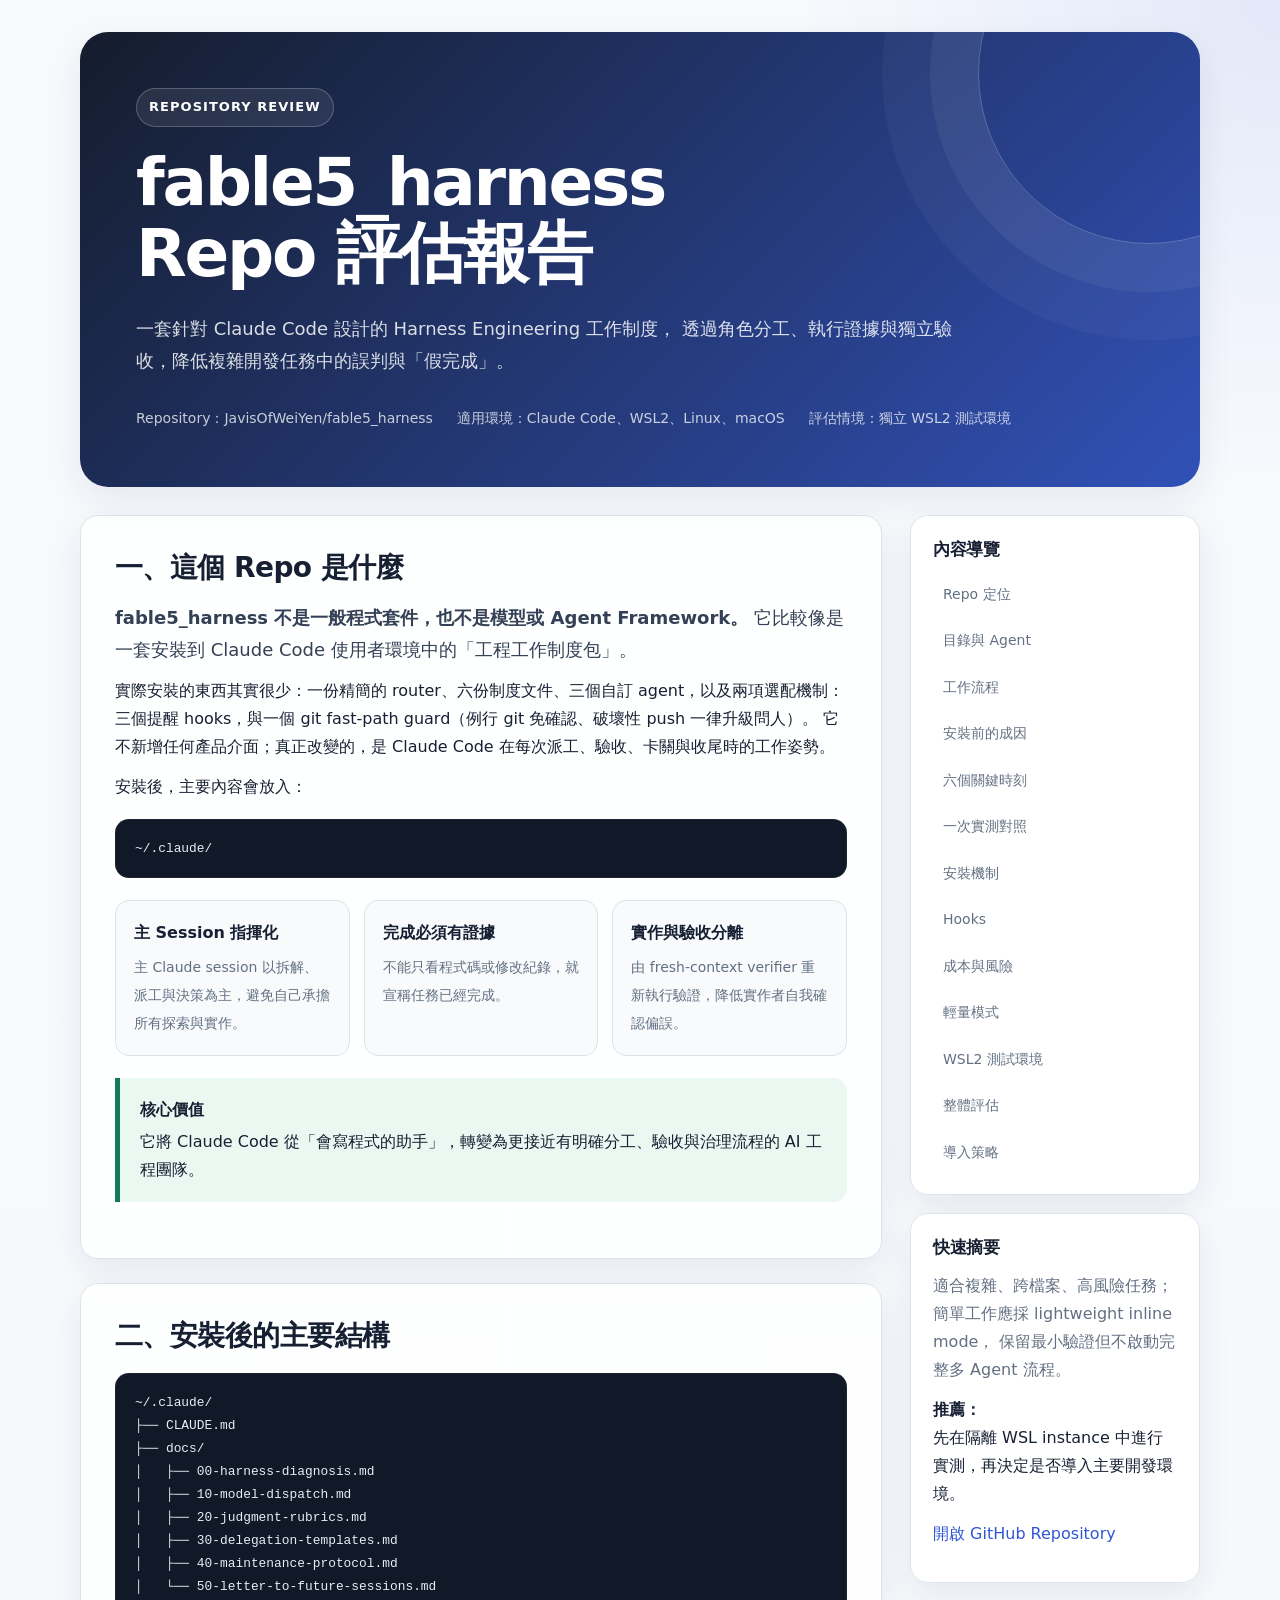
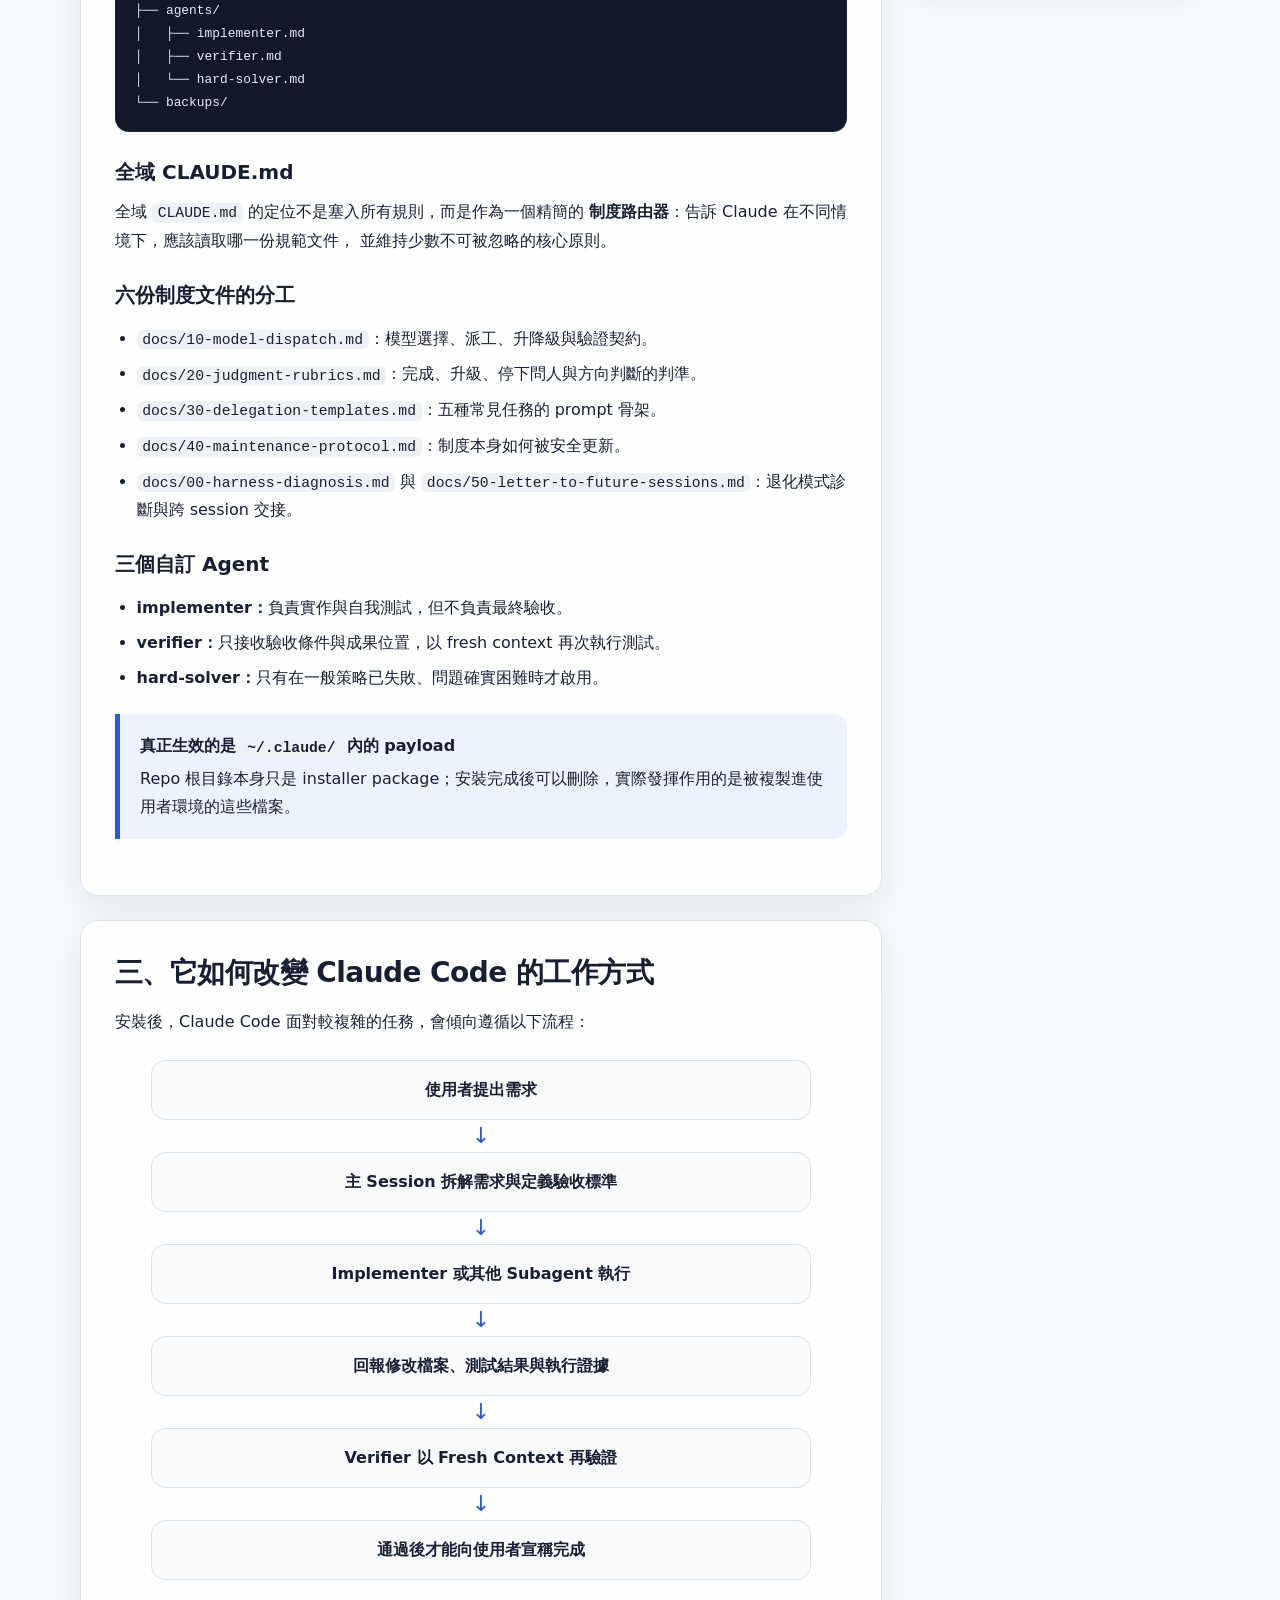
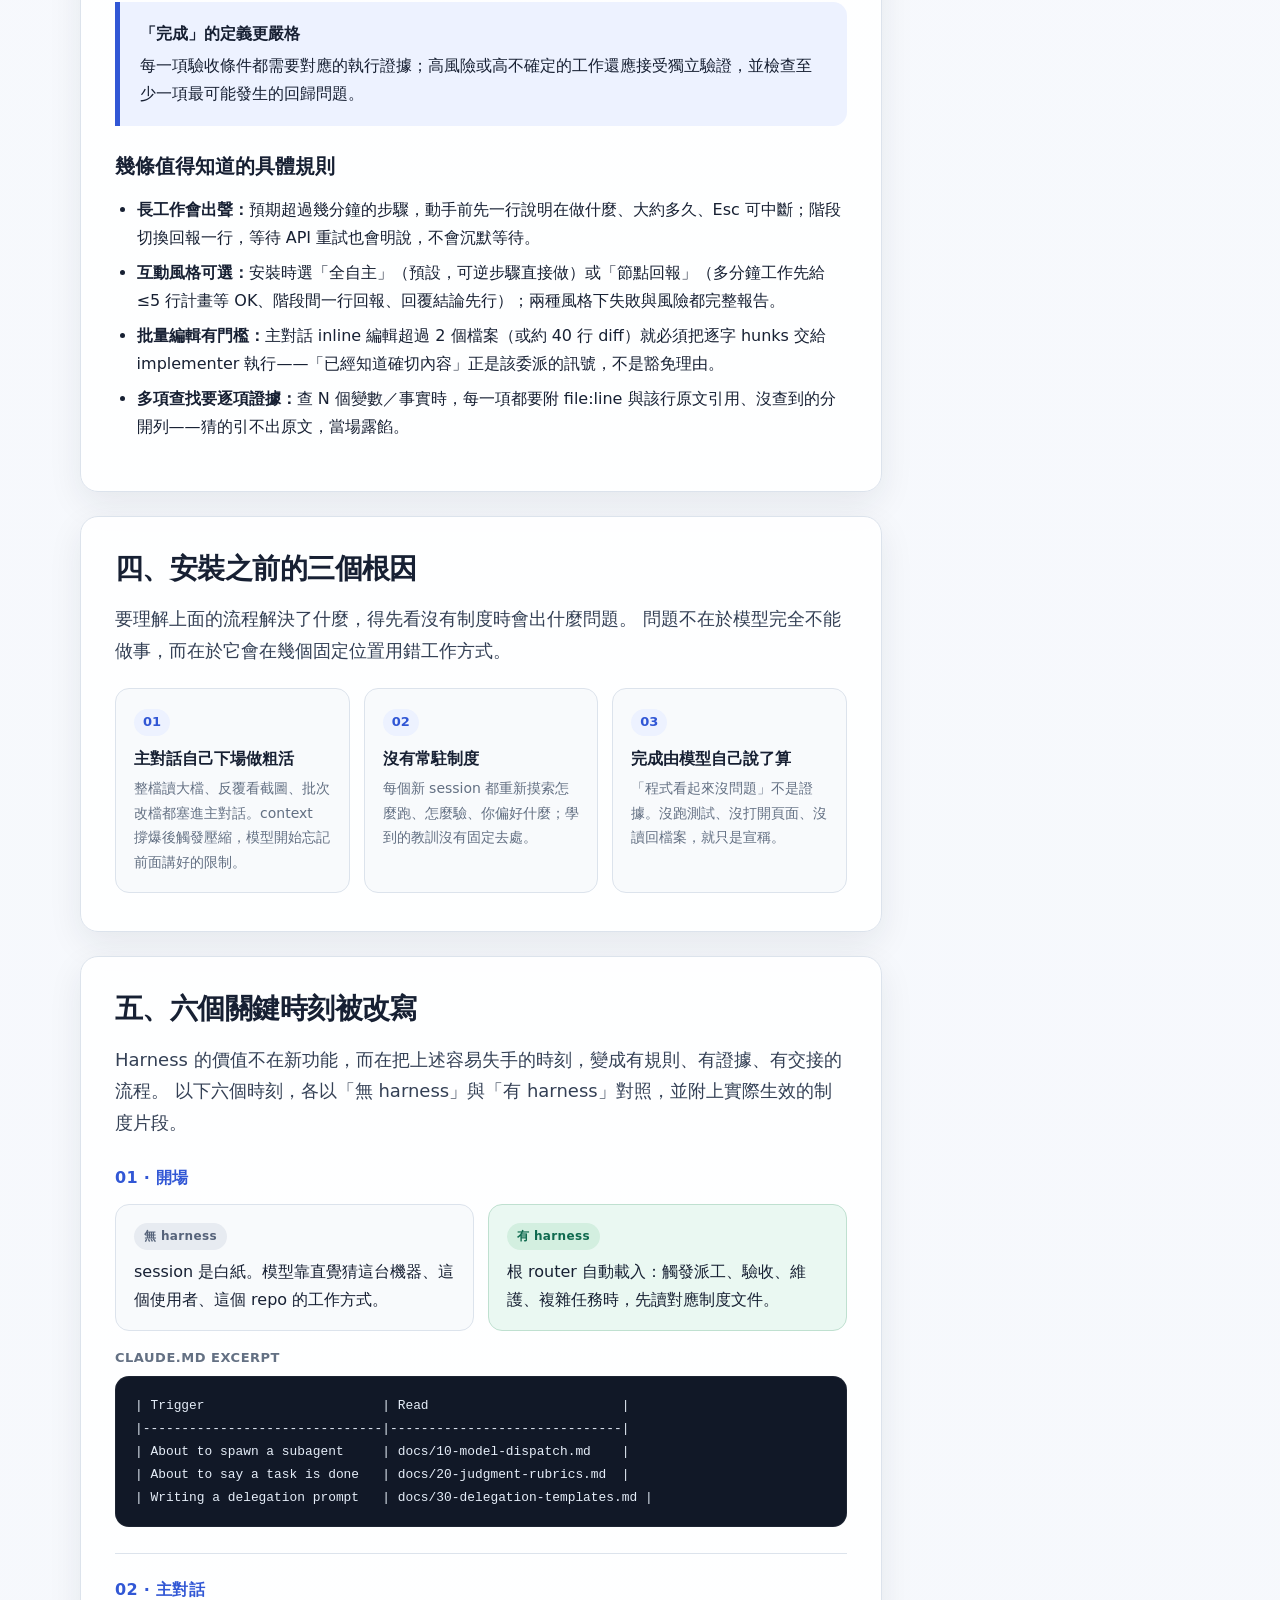
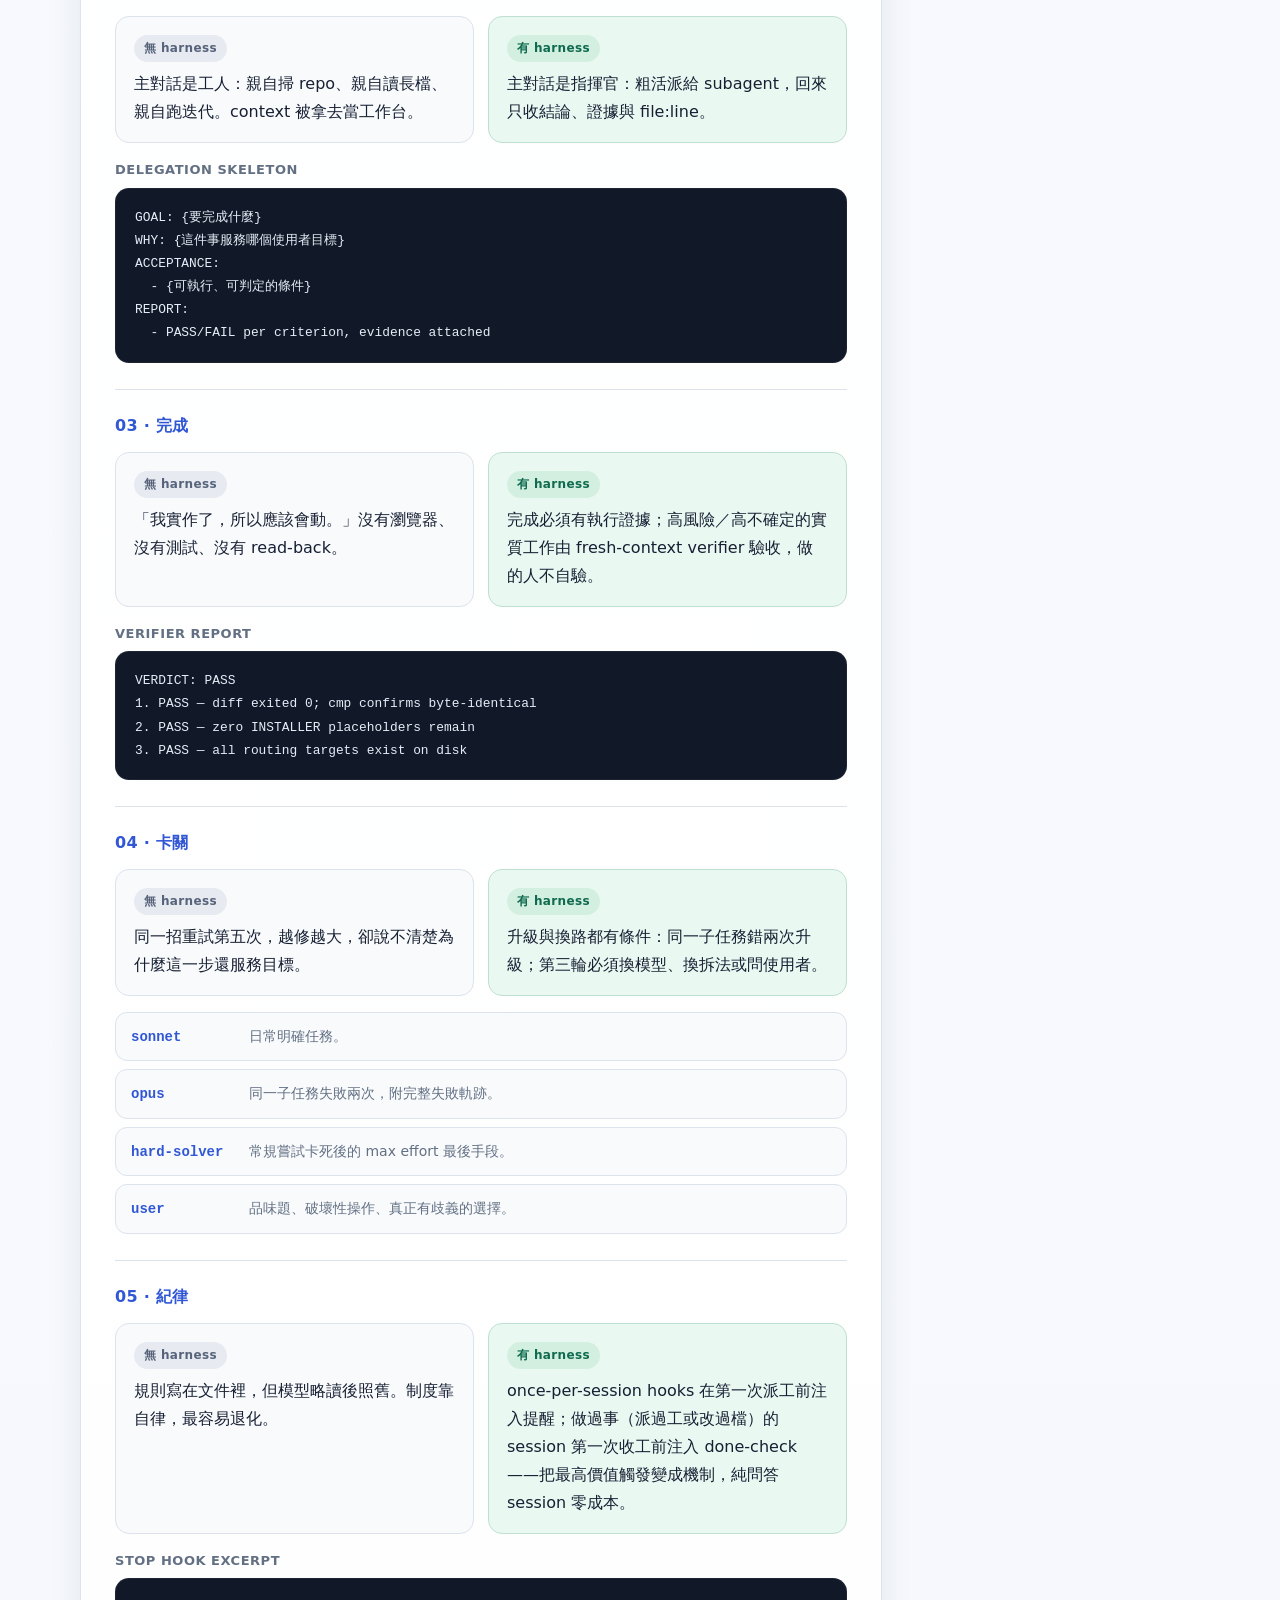
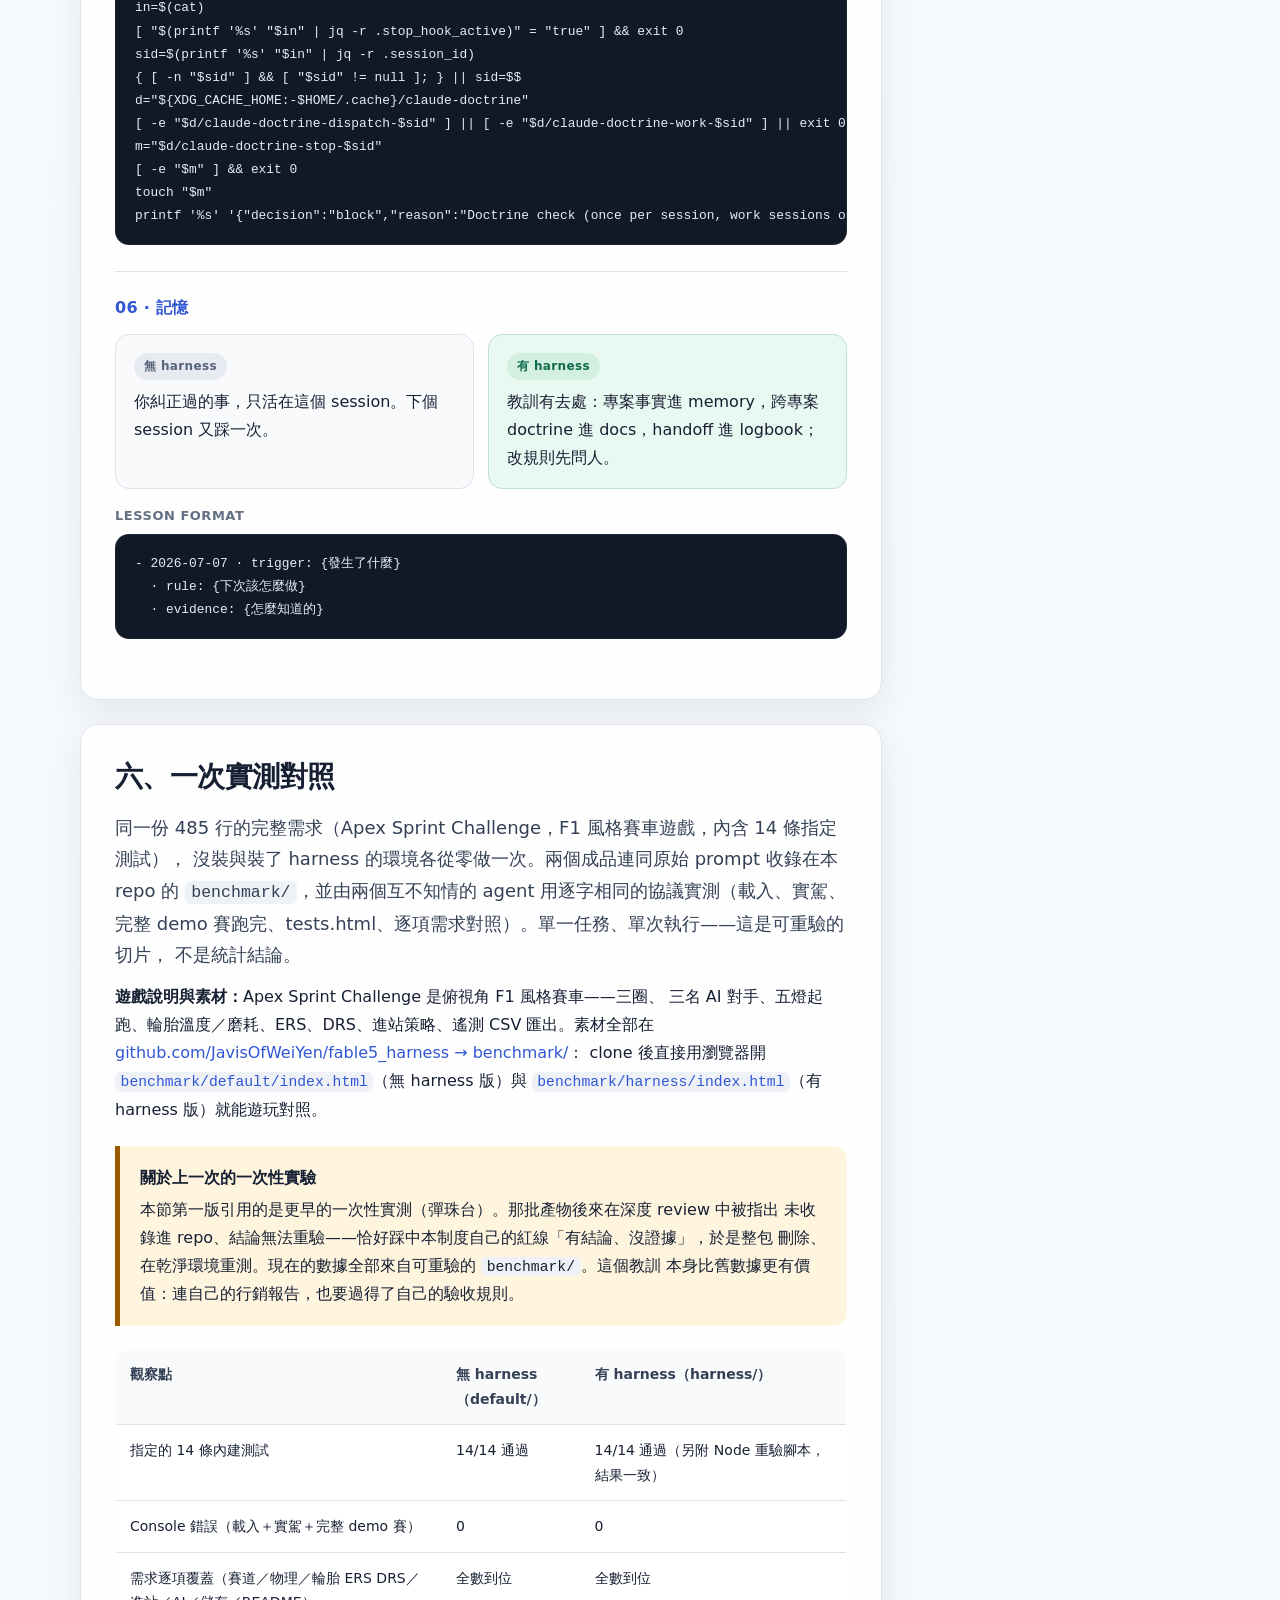
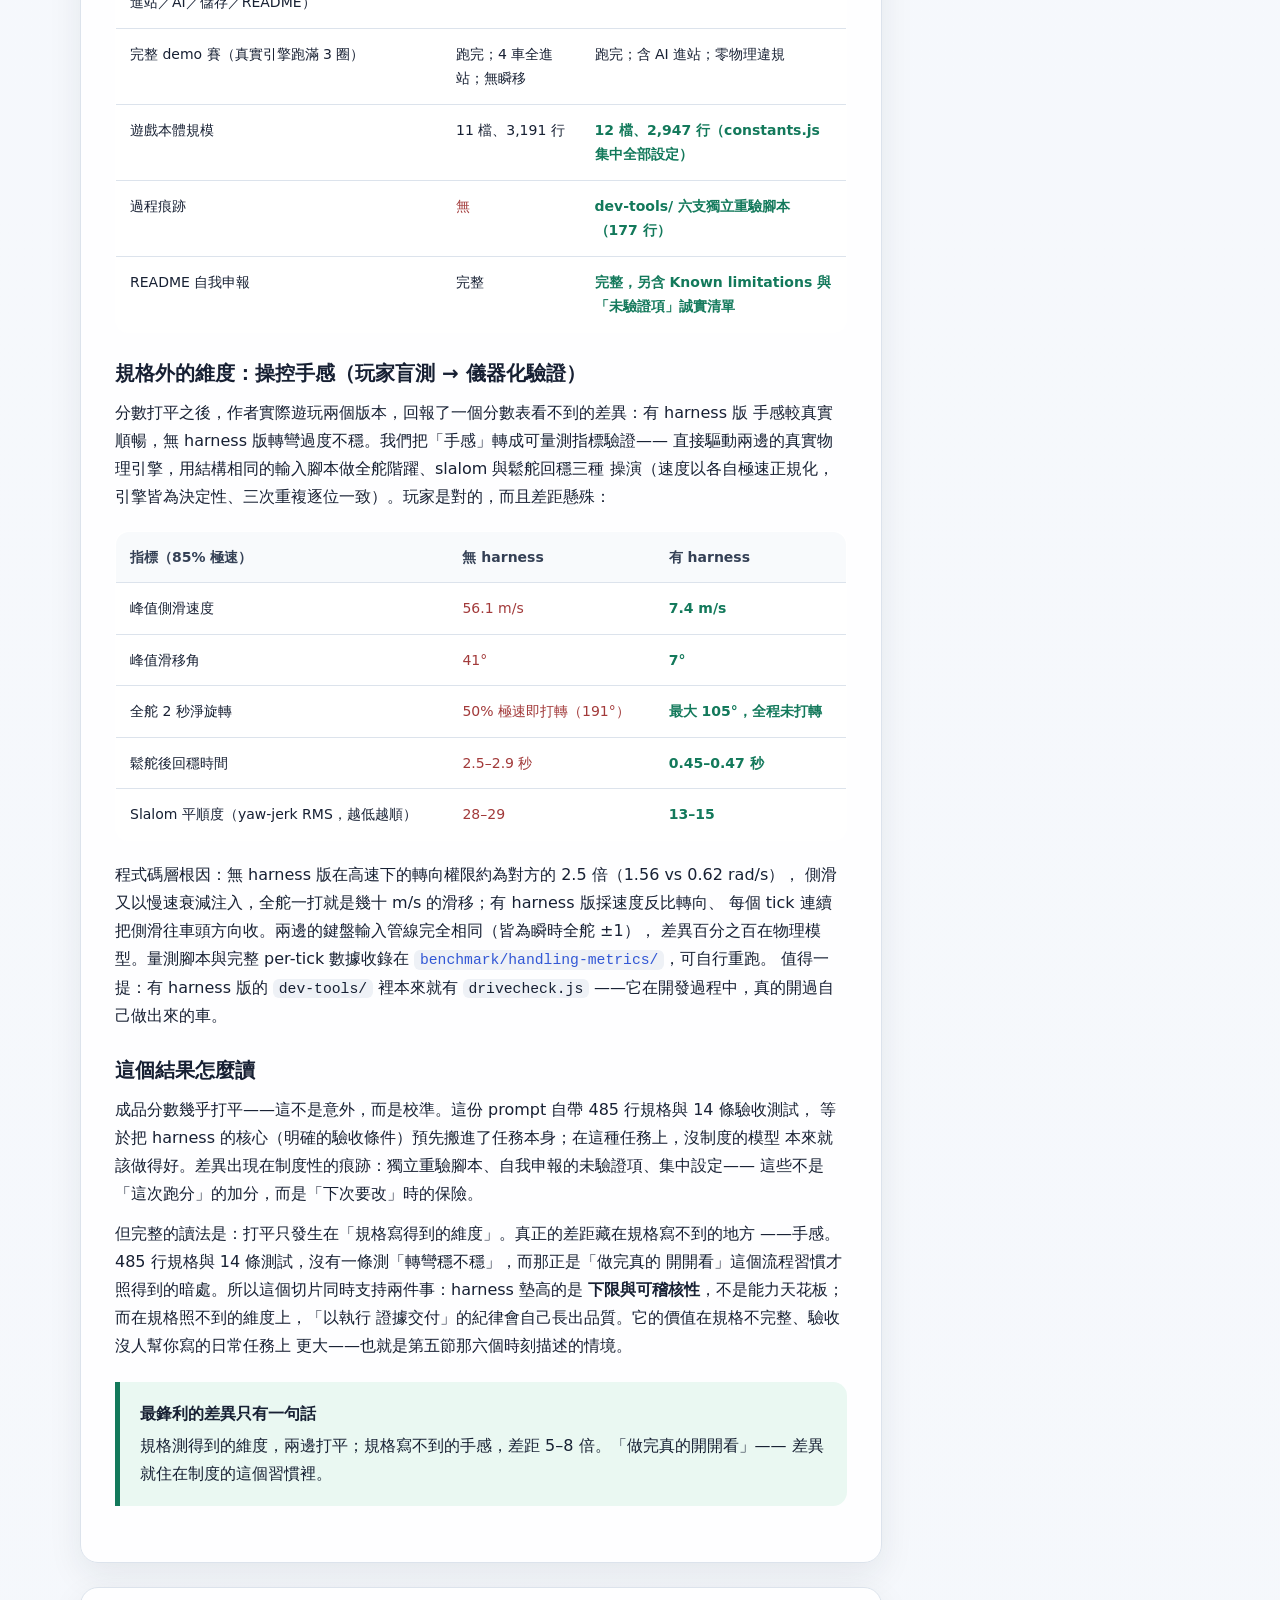
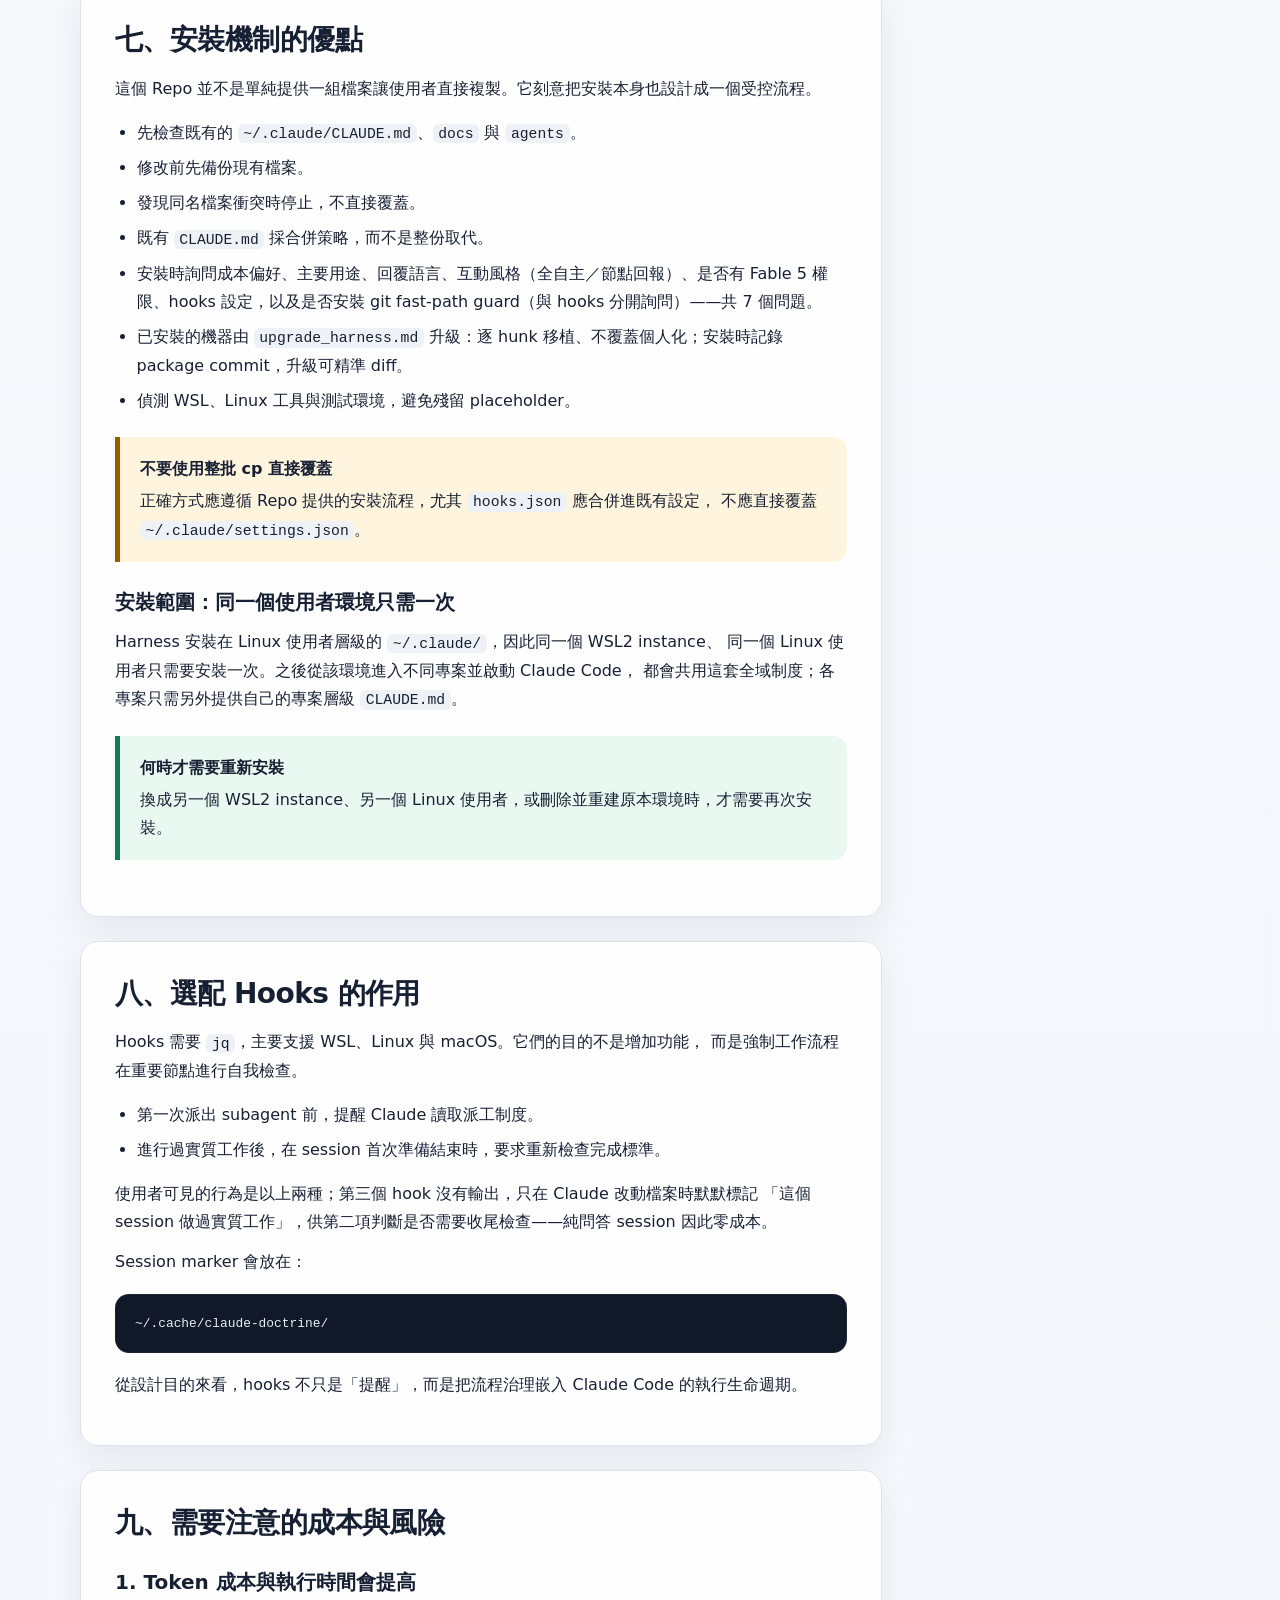
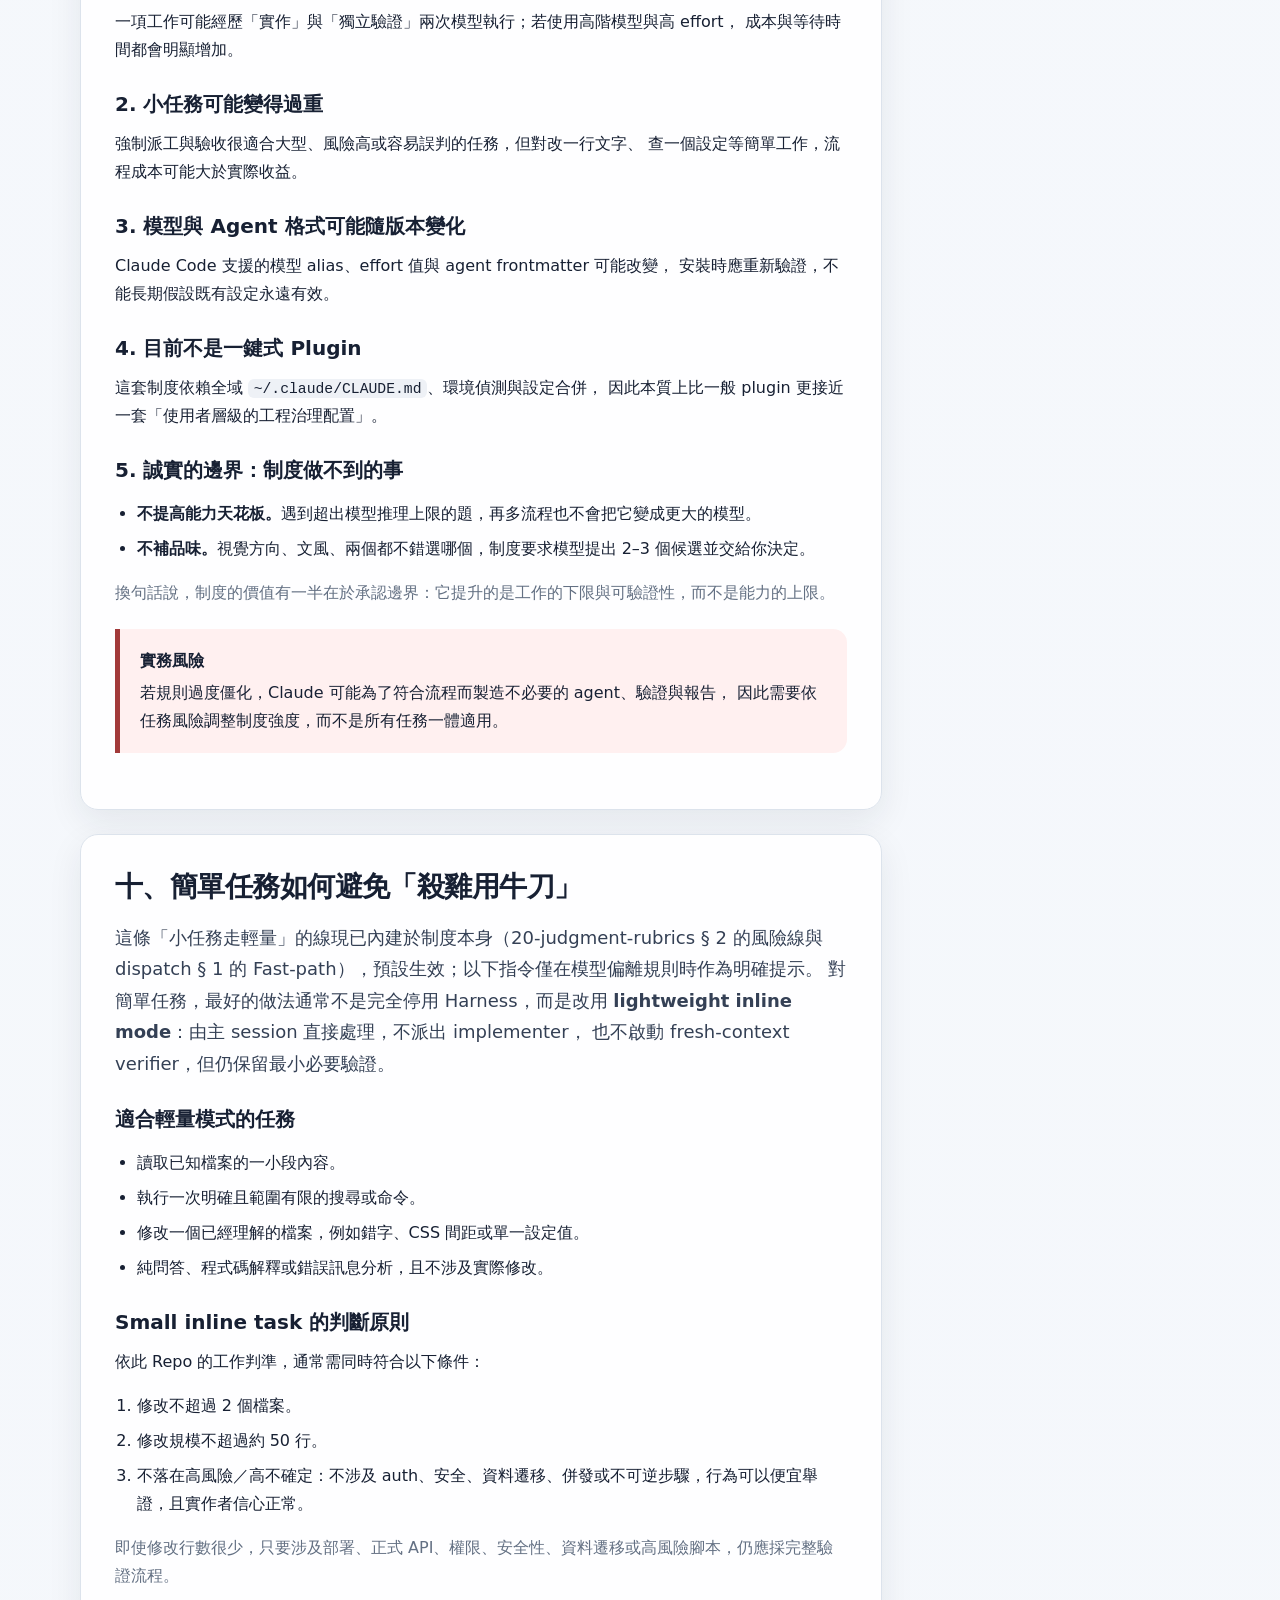
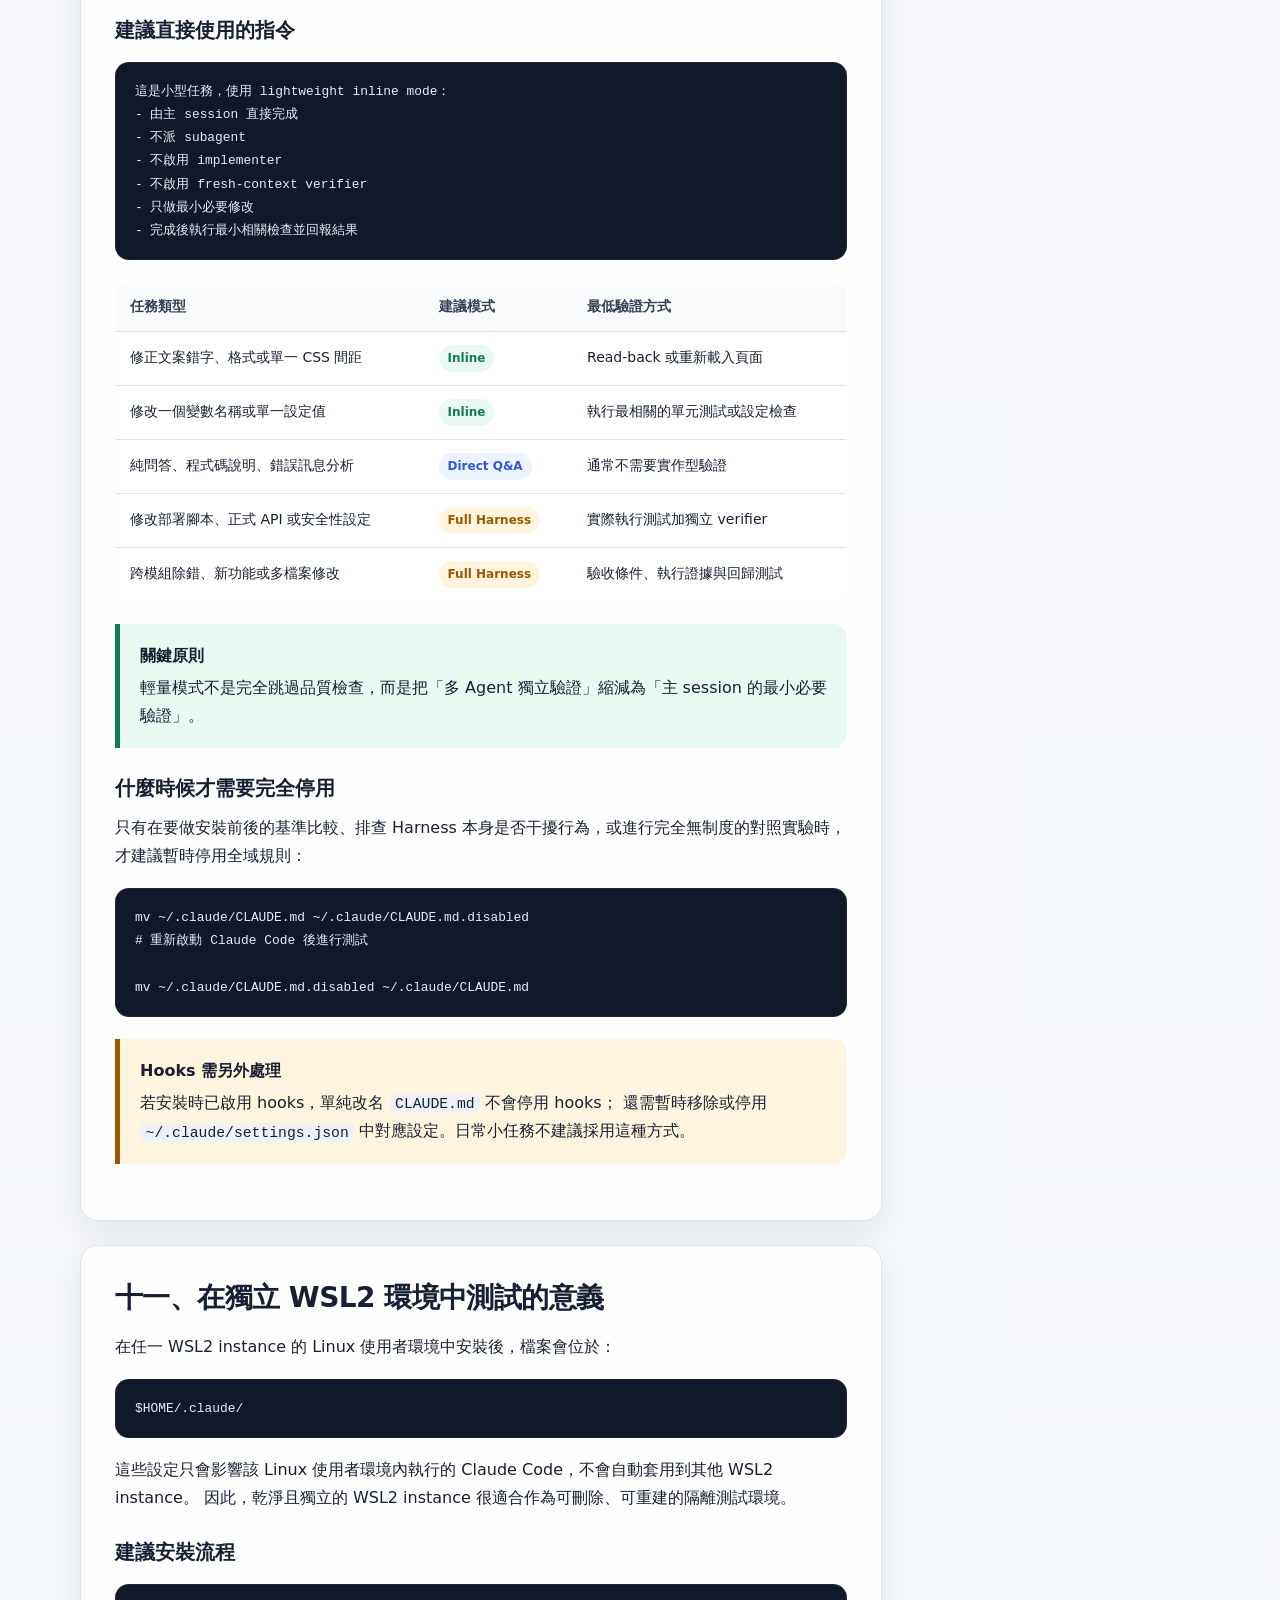
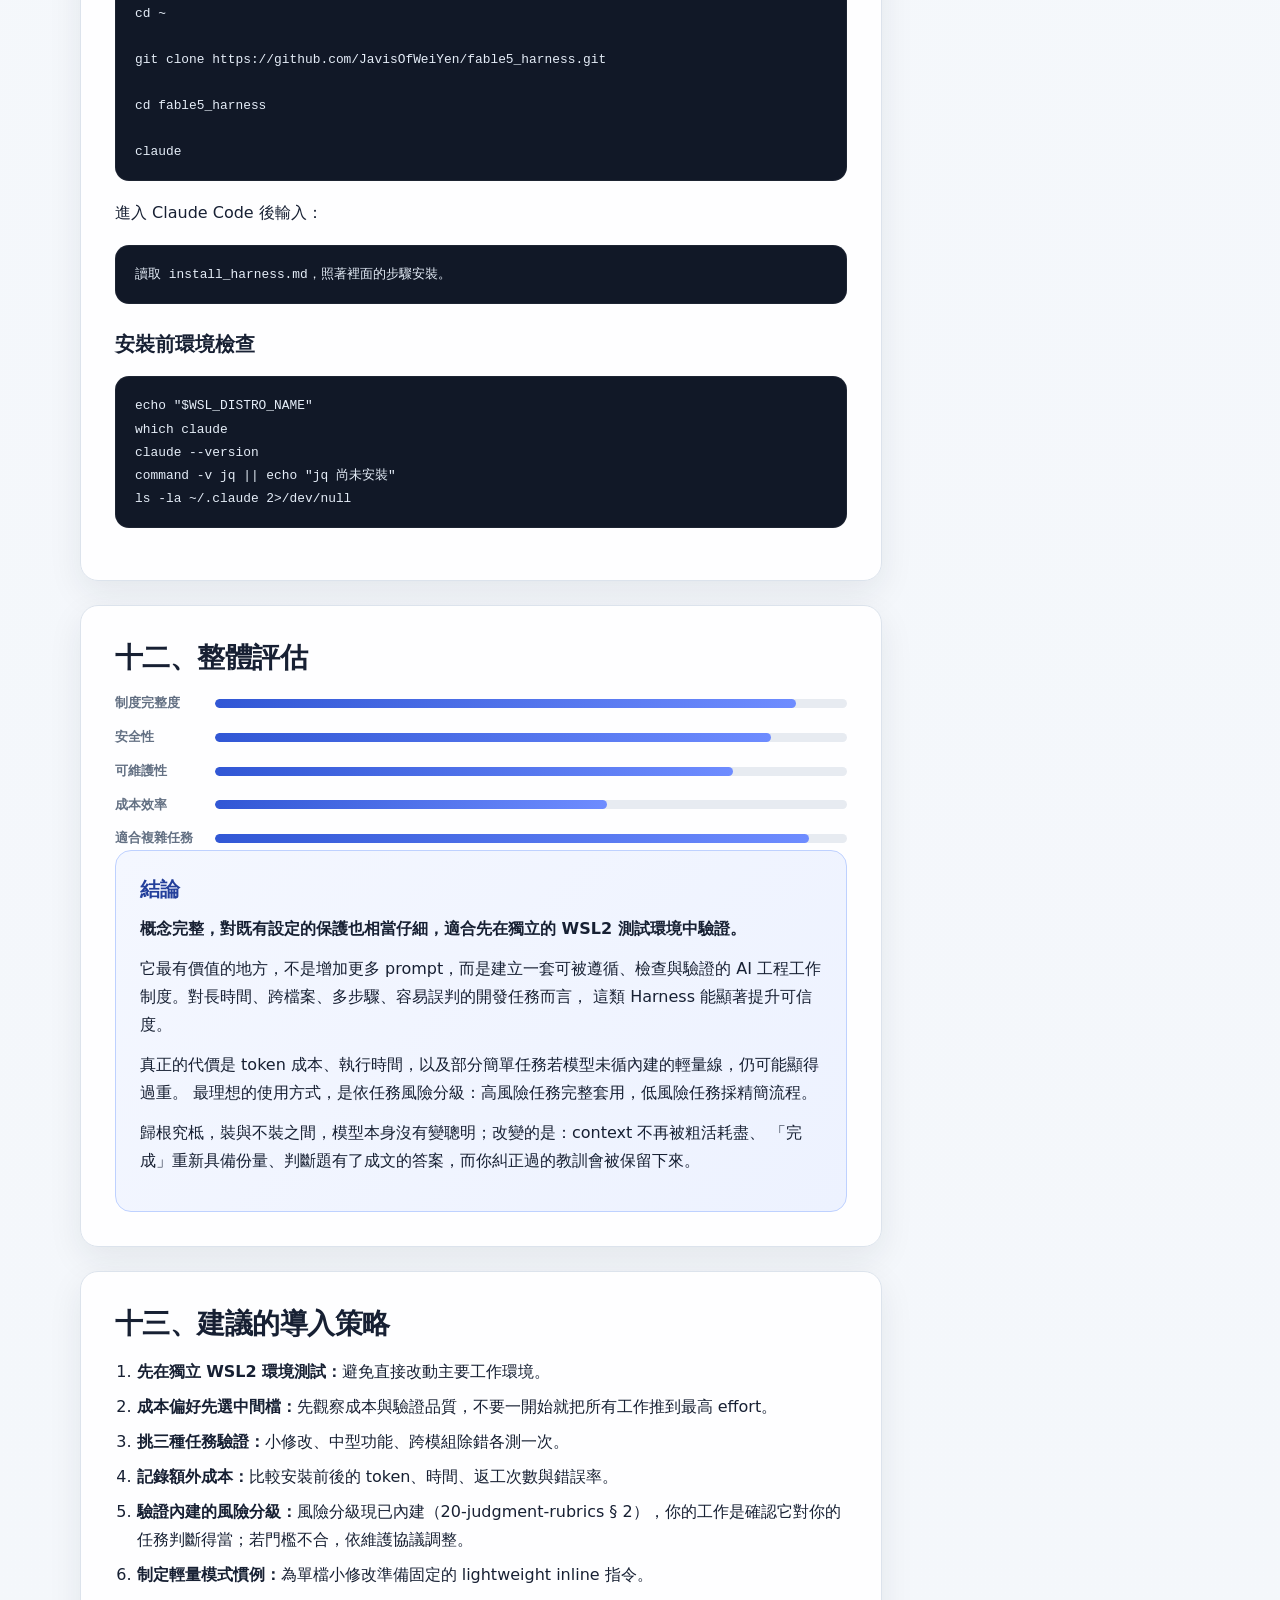
<file: index.html>
<!DOCTYPE html>
<html lang="zh-Hant">
<head>
  <meta charset="utf-8" />
  <meta name="viewport" content="width=device-width, initial-scale=1" />
  <meta name="description" content="fable5_harness repository review and deployment notes for Claude Code on WSL2." />
  <title>fable5_harness Repo 評估報告</title>
  <style>
    :root {
      --bg: #f4f7fb;
      --surface: #ffffff;
      --surface-soft: #f8fafc;
      --text: #172033;
      --muted: #637083;
      --border: #dce3ec;
      --primary: #3157d5;
      --primary-soft: #edf2ff;
      --success: #13795b;
      --success-soft: #eaf8f2;
      --warning: #9a5a00;
      --warning-soft: #fff5df;
      --danger: #a23a3a;
      --danger-soft: #fff0f0;
      --code-bg: #111827;
      --code-text: #e5edf8;
      --shadow: 0 12px 34px rgba(23, 32, 51, 0.08);
      --radius: 18px;
    }

    * { box-sizing: border-box; }

    html { scroll-behavior: smooth; }

    body {
      margin: 0;
      font-family:
        Inter, "Noto Sans TC", "Microsoft JhengHei",
        system-ui, -apple-system, BlinkMacSystemFont, "Segoe UI", sans-serif;
      color: var(--text);
      background:
        radial-gradient(circle at top right, rgba(49, 87, 213, 0.10), transparent 30rem),
        linear-gradient(180deg, #f7f9fd 0%, var(--bg) 100%);
      line-height: 1.75;
    }

    a {
      color: var(--primary);
      text-decoration: none;
    }

    a:hover { text-decoration: underline; }

    .page {
      width: min(1120px, calc(100% - 32px));
      margin: 32px auto 72px;
    }

    .hero {
      position: relative;
      overflow: hidden;
      padding: 56px;
      border-radius: 28px;
      color: #fff;
      background:
        linear-gradient(135deg, rgba(16, 24, 40, 0.98), rgba(41, 74, 180, 0.96));
      box-shadow: var(--shadow);
    }

    .hero::after {
      content: "";
      position: absolute;
      width: 340px;
      height: 340px;
      right: -120px;
      top: -130px;
      border: 1px solid rgba(255,255,255,.24);
      border-radius: 50%;
      box-shadow:
        0 0 0 48px rgba(255,255,255,.05),
        0 0 0 96px rgba(255,255,255,.035);
    }

    .eyebrow {
      display: inline-flex;
      align-items: center;
      gap: 8px;
      margin-bottom: 20px;
      padding: 7px 12px;
      border: 1px solid rgba(255,255,255,.22);
      border-radius: 999px;
      background: rgba(255,255,255,.08);
      font-size: 13px;
      font-weight: 700;
      letter-spacing: .08em;
      text-transform: uppercase;
    }

    h1 {
      max-width: 820px;
      margin: 0;
      font-size: clamp(36px, 6vw, 66px);
      line-height: 1.08;
      letter-spacing: -.035em;
    }

    .hero p {
      max-width: 820px;
      margin: 24px 0 0;
      color: rgba(255,255,255,.84);
      font-size: 18px;
    }

    .hero-meta {
      display: flex;
      flex-wrap: wrap;
      gap: 14px 24px;
      margin-top: 30px;
      color: rgba(255,255,255,.76);
      font-size: 14px;
    }

    .grid {
      display: grid;
      grid-template-columns: minmax(0, 1fr) 290px;
      gap: 28px;
      margin-top: 28px;
      align-items: start;
    }

    main { min-width: 0; }

    aside {
      position: sticky;
      top: 20px;
    }

    .panel,
    .toc,
    .summary-card {
      border: 1px solid var(--border);
      border-radius: var(--radius);
      background: rgba(255,255,255,.93);
      box-shadow: var(--shadow);
    }

    .panel {
      padding: 34px;
      margin-bottom: 24px;
    }

    .toc,
    .summary-card {
      padding: 22px;
      margin-bottom: 18px;
    }

    .toc h2,
    .summary-card h2 {
      margin: 0 0 14px;
      font-size: 17px;
    }

    .toc nav {
      display: grid;
      gap: 6px;
    }

    .toc a {
      display: block;
      padding: 8px 10px;
      border-radius: 10px;
      color: var(--muted);
      font-size: 14px;
    }

    .toc a:hover {
      background: var(--primary-soft);
      color: var(--primary);
      text-decoration: none;
    }

    h2 {
      margin: 0 0 16px;
      font-size: 28px;
      line-height: 1.3;
      letter-spacing: -.02em;
    }

    h3 {
      margin: 26px 0 10px;
      font-size: 20px;
      line-height: 1.4;
    }

    p { margin: 12px 0; }

    ul, ol {
      padding-left: 1.35em;
    }

    li { margin: 7px 0; }

    .lead {
      color: #344055;
      font-size: 18px;
    }

    .cards {
      display: grid;
      grid-template-columns: repeat(3, minmax(0, 1fr));
      gap: 14px;
      margin: 22px 0 4px;
    }

    .mini-card {
      padding: 18px;
      border: 1px solid var(--border);
      border-radius: 14px;
      background: var(--surface-soft);
    }

    .mini-card strong {
      display: block;
      margin-bottom: 6px;
      font-size: 16px;
    }

    .mini-card span {
      color: var(--muted);
      font-size: 14px;
    }

    .callout {
      margin: 22px 0;
      padding: 18px 20px;
      border-left: 5px solid var(--primary);
      border-radius: 0 14px 14px 0;
      background: var(--primary-soft);
    }

    .callout.success {
      border-left-color: var(--success);
      background: var(--success-soft);
    }

    .callout.warning {
      border-left-color: var(--warning);
      background: var(--warning-soft);
    }

    .callout.danger {
      border-left-color: var(--danger);
      background: var(--danger-soft);
    }

    .callout strong {
      display: block;
      margin-bottom: 4px;
    }

    pre {
      overflow-x: auto;
      margin: 18px 0;
      padding: 18px 20px;
      border-radius: 14px;
      background: var(--code-bg);
      color: var(--code-text);
      font: 14px/1.65 "Cascadia Code", "SFMono-Regular", Consolas, monospace;
      box-shadow: inset 0 0 0 1px rgba(255,255,255,.05);
    }

    code {
      padding: .12em .38em;
      border-radius: 6px;
      background: #eef1f6;
      font-family: "Cascadia Code", "SFMono-Regular", Consolas, monospace;
      font-size: .92em;
    }

    pre code {
      padding: 0;
      background: transparent;
    }

    .decision-table {
      width: 100%;
      margin: 20px 0;
      border-collapse: collapse;
      border-spacing: 0;
      overflow: hidden;
      border: 1px solid var(--border);
      border-radius: 14px;
      background: var(--surface);
      font-size: 14px;
    }

    .decision-table th,
    .decision-table td {
      padding: 13px 14px;
      border-bottom: 1px solid var(--border);
      text-align: left;
      vertical-align: top;
      overflow-wrap: anywhere;
    }

    .decision-table th {
      background: var(--surface-soft);
      color: #344055;
      font-weight: 750;
    }

    .decision-table tr:last-child td { border-bottom: 0; }

    .mode-label {
      display: inline-block;
      padding: 3px 9px;
      border-radius: 999px;
      background: var(--primary-soft);
      color: var(--primary);
      font-size: 12px;
      font-weight: 750;
      white-space: nowrap;
    }

    .mode-label.full {
      background: var(--warning-soft);
      color: var(--warning);
    }

    .mode-label.direct {
      background: var(--success-soft);
      color: var(--success);
    }

    .flow {
      display: grid;
      gap: 0;
      max-width: 660px;
      margin: 24px auto 8px;
      text-align: center;
    }

    .flow-step {
      padding: 15px 18px;
      border: 1px solid var(--border);
      border-radius: 14px;
      background: var(--surface-soft);
      font-weight: 700;
    }

    .arrow {
      padding: 5px 0;
      color: var(--primary);
      font-size: 22px;
      line-height: 1;
    }

    .score {
      display: grid;
      gap: 11px;
    }

    .score-row {
      display: grid;
      grid-template-columns: 88px 1fr;
      gap: 12px;
      align-items: center;
    }

    .score-row strong {
      font-size: 13px;
      color: var(--muted);
    }

    .meter {
      height: 9px;
      overflow: hidden;
      border-radius: 999px;
      background: #e7ebf1;
    }

    .meter span {
      display: block;
      height: 100%;
      border-radius: inherit;
      background: linear-gradient(90deg, #3157d5, #6e8cff);
    }

    .verdict {
      padding: 24px;
      border: 1px solid #bed1ff;
      border-radius: 16px;
      background: linear-gradient(135deg, #f4f7ff, #edf2ff);
    }

    .verdict h3 {
      margin-top: 0;
      color: #233f9b;
    }

    .muted {
      color: var(--muted);
    }

    footer {
      margin-top: 24px;
      color: var(--muted);
      text-align: center;
      font-size: 13px;
    }

    /* ---- merged report: causes, six-moments, comparison, ladder, code figures ---- */
    .causes {
      display: grid;
      grid-template-columns: repeat(3, minmax(0, 1fr));
      gap: 14px;
      margin: 22px 0 4px;
    }

    .cause {
      padding: 18px;
      border: 1px solid var(--border);
      border-radius: 14px;
      background: var(--surface-soft);
    }

    .cause .num {
      display: inline-block;
      margin-bottom: 8px;
      padding: 2px 9px;
      border-radius: 999px;
      background: var(--primary-soft);
      color: var(--primary);
      font-size: 13px;
      font-weight: 750;
    }

    .cause h3 { margin: 4px 0 6px; font-size: 16px; }

    .cause p { margin: 0; color: var(--muted); font-size: 14px; }

    .moment { margin: 26px 0; }

    .moment + .moment {
      padding-top: 22px;
      border-top: 1px solid var(--border);
    }

    .moment-title {
      margin: 0 0 12px;
      color: var(--primary);
      font-size: 16px;
      font-weight: 750;
      letter-spacing: .02em;
    }

    .compare {
      display: grid;
      grid-template-columns: 1fr 1fr;
      gap: 14px;
      margin: 12px 0;
    }

    .side {
      padding: 16px 18px;
      border: 1px solid var(--border);
      border-radius: 14px;
      background: var(--surface-soft);
    }

    .side.have {
      border-color: #bfe0d0;
      background: var(--success-soft);
    }

    .side p { margin: 0; }

    .side-label {
      display: inline-block;
      margin-bottom: 8px !important;
      padding: 3px 10px;
      border-radius: 999px;
      background: #e7ebf1;
      color: #56637a;
      font-size: 12px;
      font-weight: 750;
      letter-spacing: .03em;
    }

    .side.have .side-label {
      background: #d3efe0;
      color: #0f6a4f;
    }

    .code-fig { margin: 16px 0; }

    .code-fig figcaption {
      margin-bottom: 6px;
      color: var(--muted);
      font-size: 13px;
      font-weight: 700;
      letter-spacing: .04em;
      text-transform: uppercase;
    }

    .code-fig pre { margin: 0; }

    .ladder {
      list-style: none;
      display: grid;
      gap: 8px;
      margin: 16px 0;
      padding: 0;
    }

    .ladder li {
      display: flex;
      gap: 14px;
      align-items: baseline;
      margin: 0;
      padding: 11px 15px;
      border: 1px solid var(--border);
      border-radius: 12px;
      background: var(--surface-soft);
    }

    .ladder li b {
      min-width: 104px;
      color: var(--primary);
      font-family: "Cascadia Code", "SFMono-Regular", Consolas, monospace;
      font-size: 14px;
    }

    .ladder li span { color: var(--muted); font-size: 14px; }

    .decision-table td.good { color: var(--success); font-weight: 600; }
    .decision-table td.bad { color: var(--danger); }

    @media (max-width: 900px) {
      .grid { grid-template-columns: 1fr; }
      aside { position: static; }
      .cards { grid-template-columns: 1fr; }
      .causes { grid-template-columns: 1fr; }
      .compare { grid-template-columns: 1fr; }
      .hero { padding: 38px 28px; }
      .panel { padding: 26px; }
    }

    @media print {
      body { background: #fff; }
      .page { width: 100%; margin: 0; }
      .hero, .panel, .toc, .summary-card {
        box-shadow: none;
        break-inside: avoid;
      }
      aside { position: static; }
      .grid { grid-template-columns: 1fr; }
      .toc { display: none; }
      a { color: inherit; text-decoration: none; }
    }
  </style>
</head>
<body>
  <div class="page">
    <header class="hero">
      <div class="eyebrow">Repository Review</div>
      <h1>fable5_harness<br />Repo 評估報告</h1>
      <p>
        一套針對 Claude Code 設計的 Harness Engineering 工作制度，
        透過角色分工、執行證據與獨立驗收，降低複雜開發任務中的誤判與「假完成」。
      </p>
      <div class="hero-meta">
        <span>Repository：JavisOfWeiYen/fable5_harness</span>
        <span>適用環境：Claude Code、WSL2、Linux、macOS</span>
        <span>評估情境：獨立 WSL2 測試環境</span>
      </div>
    </header>

    <div class="grid">
      <main>
        <section class="panel" id="overview">
          <h2>一、這個 Repo 是什麼</h2>
          <p class="lead">
            <strong>fable5_harness 不是一般程式套件，也不是模型或 Agent Framework。</strong>
            它比較像是一套安裝到 Claude Code 使用者環境中的「工程工作制度包」。
          </p>
          <p>
            實際安裝的東西其實很少：一份精簡的 router、六份制度文件、三個自訂 agent，以及兩項選配機制：三個提醒 hooks，與一個 git fast-path guard（例行 git 免確認、破壞性 push 一律升級問人）。
            它不新增任何產品介面；真正改變的，是 Claude Code 在每次派工、驗收、卡關與收尾時的工作姿勢。
          </p>
          <p>安裝後，主要內容會放入：</p>
          <pre><code>~/.claude/</code></pre>

          <div class="cards">
            <div class="mini-card">
              <strong>主 Session 指揮化</strong>
              <span>主 Claude session 以拆解、派工與決策為主，避免自己承擔所有探索與實作。</span>
            </div>
            <div class="mini-card">
              <strong>完成必須有證據</strong>
              <span>不能只看程式碼或修改紀錄，就宣稱任務已經完成。</span>
            </div>
            <div class="mini-card">
              <strong>實作與驗收分離</strong>
              <span>由 fresh-context verifier 重新執行驗證，降低實作者自我確認偏誤。</span>
            </div>
          </div>

          <div class="callout success">
            <strong>核心價值</strong>
            它將 Claude Code 從「會寫程式的助手」，轉變為更接近有明確分工、驗收與治理流程的 AI 工程團隊。
          </div>
        </section>

        <section class="panel" id="structure">
          <h2>二、安裝後的主要結構</h2>
          <pre><code>~/.claude/
├── CLAUDE.md
├── docs/
│   ├── 00-harness-diagnosis.md
│   ├── 10-model-dispatch.md
│   ├── 20-judgment-rubrics.md
│   ├── 30-delegation-templates.md
│   ├── 40-maintenance-protocol.md
│   └── 50-letter-to-future-sessions.md
├── agents/
│   ├── implementer.md
│   ├── verifier.md
│   └── hard-solver.md
└── backups/</code></pre>

          <h3>全域 CLAUDE.md</h3>
          <p>
            全域 <code>CLAUDE.md</code> 的定位不是塞入所有規則，而是作為一個精簡的
            <strong>制度路由器</strong>：告訴 Claude 在不同情境下，應該讀取哪一份規範文件，
            並維持少數不可被忽略的核心原則。
          </p>

          <h3>六份制度文件的分工</h3>
          <ul>
            <li><code>docs/10-model-dispatch.md</code>：模型選擇、派工、升降級與驗證契約。</li>
            <li><code>docs/20-judgment-rubrics.md</code>：完成、升級、停下問人與方向判斷的判準。</li>
            <li><code>docs/30-delegation-templates.md</code>：五種常見任務的 prompt 骨架。</li>
            <li><code>docs/40-maintenance-protocol.md</code>：制度本身如何被安全更新。</li>
            <li><code>docs/00-harness-diagnosis.md</code> 與 <code>docs/50-letter-to-future-sessions.md</code>：退化模式診斷與跨 session 交接。</li>
          </ul>

          <h3>三個自訂 Agent</h3>
          <ul>
            <li><strong>implementer：</strong>負責實作與自我測試，但不負責最終驗收。</li>
            <li><strong>verifier：</strong>只接收驗收條件與成果位置，以 fresh context 再次執行測試。</li>
            <li><strong>hard-solver：</strong>只有在一般策略已失敗、問題確實困難時才啟用。</li>
          </ul>

          <div class="callout">
            <strong>真正生效的是 <code>~/.claude/</code> 內的 payload</strong>
            Repo 根目錄本身只是 installer package；安裝完成後可以刪除，實際發揮作用的是被複製進使用者環境的這些檔案。
          </div>
        </section>

        <section class="panel" id="workflow">
          <h2>三、它如何改變 Claude Code 的工作方式</h2>
          <p>
            安裝後，Claude Code 面對較複雜的任務，會傾向遵循以下流程：
          </p>

          <div class="flow" aria-label="Harness workflow">
            <div class="flow-step">使用者提出需求</div>
            <div class="arrow">↓</div>
            <div class="flow-step">主 Session 拆解需求與定義驗收標準</div>
            <div class="arrow">↓</div>
            <div class="flow-step">Implementer 或其他 Subagent 執行</div>
            <div class="arrow">↓</div>
            <div class="flow-step">回報修改檔案、測試結果與執行證據</div>
            <div class="arrow">↓</div>
            <div class="flow-step">Verifier 以 Fresh Context 再驗證</div>
            <div class="arrow">↓</div>
            <div class="flow-step">通過後才能向使用者宣稱完成</div>
          </div>

          <div class="callout">
            <strong>「完成」的定義更嚴格</strong>
            每一項驗收條件都需要對應的執行證據；高風險或高不確定的工作還應接受獨立驗證，並檢查至少一項最可能發生的回歸問題。
          </div>

          <h3>幾條值得知道的具體規則</h3>
          <ul>
            <li><strong>長工作會出聲：</strong>預期超過幾分鐘的步驟，動手前先一行說明在做什麼、大約多久、Esc 可中斷；階段切換回報一行，等待 API 重試也會明說，不會沉默等待。</li>
            <li><strong>互動風格可選：</strong>安裝時選「全自主」（預設，可逆步驟直接做）或「節點回報」（多分鐘工作先給 ≤5 行計畫等 OK、階段間一行回報、回覆結論先行）；兩種風格下失敗與風險都完整報告。</li>
            <li><strong>批量編輯有門檻：</strong>主對話 inline 編輯超過 2 個檔案（或約 40 行 diff）就必須把逐字 hunks 交給 implementer 執行——「已經知道確切內容」正是該委派的訊號，不是豁免理由。</li>
            <li><strong>多項查找要逐項證據：</strong>查 N 個變數／事實時，每一項都要附 file:line 與該行原文引用、沒查到的分開列——猜的引不出原文，當場露餡。</li>
          </ul>
        </section>

        <section class="panel" id="causes">
          <h2>四、安裝之前的三個根因</h2>
          <p class="lead">
            要理解上面的流程解決了什麼，得先看沒有制度時會出什麼問題。
            問題不在於模型完全不能做事，而在於它會在幾個固定位置用錯工作方式。
          </p>
          <div class="causes">
            <article class="cause">
              <span class="num">01</span>
              <h3>主對話自己下場做粗活</h3>
              <p>整檔讀大檔、反覆看截圖、批次改檔都塞進主對話。context 撐爆後觸發壓縮，模型開始忘記前面講好的限制。</p>
            </article>
            <article class="cause">
              <span class="num">02</span>
              <h3>沒有常駐制度</h3>
              <p>每個新 session 都重新摸索怎麼跑、怎麼驗、你偏好什麼；學到的教訓沒有固定去處。</p>
            </article>
            <article class="cause">
              <span class="num">03</span>
              <h3>完成由模型自己說了算</h3>
              <p>「程式看起來沒問題」不是證據。沒跑測試、沒打開頁面、沒讀回檔案，就只是宣稱。</p>
            </article>
          </div>
        </section>

        <section class="panel" id="changes">
          <h2>五、六個關鍵時刻被改寫</h2>
          <p class="lead">
            Harness 的價值不在新功能，而在把上述容易失手的時刻，變成有規則、有證據、有交接的流程。
            以下六個時刻，各以「無 harness」與「有 harness」對照，並附上實際生效的制度片段。
          </p>

          <article class="moment">
            <p class="moment-title">01 · 開場</p>
            <div class="compare">
              <div class="side none">
                <p class="side-label">無 harness</p>
                <p>session 是白紙。模型靠直覺猜這台機器、這個使用者、這個 repo 的工作方式。</p>
              </div>
              <div class="side have">
                <p class="side-label">有 harness</p>
                <p>根 router 自動載入：觸發派工、驗收、維護、複雜任務時，先讀對應制度文件。</p>
              </div>
            </div>
            <figure class="code-fig">
              <figcaption>CLAUDE.md excerpt</figcaption>
<pre><code>| Trigger                       | Read                         |
|-------------------------------|------------------------------|
| About to spawn a subagent     | docs/10-model-dispatch.md    |
| About to say a task is done   | docs/20-judgment-rubrics.md  |
| Writing a delegation prompt   | docs/30-delegation-templates.md |</code></pre>
            </figure>
          </article>

          <article class="moment">
            <p class="moment-title">02 · 主對話</p>
            <div class="compare">
              <div class="side none">
                <p class="side-label">無 harness</p>
                <p>主對話是工人：親自掃 repo、親自讀長檔、親自跑迭代。context 被拿去當工作台。</p>
              </div>
              <div class="side have">
                <p class="side-label">有 harness</p>
                <p>主對話是指揮官：粗活派給 subagent，回來只收結論、證據與 file:line。</p>
              </div>
            </div>
            <figure class="code-fig">
              <figcaption>delegation skeleton</figcaption>
<pre><code>GOAL: {要完成什麼}
WHY: {這件事服務哪個使用者目標}
ACCEPTANCE:
  - {可執行、可判定的條件}
REPORT:
  - PASS/FAIL per criterion, evidence attached</code></pre>
            </figure>
          </article>

          <article class="moment">
            <p class="moment-title">03 · 完成</p>
            <div class="compare">
              <div class="side none">
                <p class="side-label">無 harness</p>
                <p>「我實作了，所以應該會動。」沒有瀏覽器、沒有測試、沒有 read-back。</p>
              </div>
              <div class="side have">
                <p class="side-label">有 harness</p>
                <p>完成必須有執行證據；高風險／高不確定的實質工作由 fresh-context verifier 驗收，做的人不自驗。</p>
              </div>
            </div>
            <figure class="code-fig">
              <figcaption>verifier report</figcaption>
<pre><code>VERDICT: PASS
1. PASS — diff exited 0; cmp confirms byte-identical
2. PASS — zero INSTALLER placeholders remain
3. PASS — all routing targets exist on disk</code></pre>
            </figure>
          </article>

          <article class="moment">
            <p class="moment-title">04 · 卡關</p>
            <div class="compare">
              <div class="side none">
                <p class="side-label">無 harness</p>
                <p>同一招重試第五次，越修越大，卻說不清楚為什麼這一步還服務目標。</p>
              </div>
              <div class="side have">
                <p class="side-label">有 harness</p>
                <p>升級與換路都有條件：同一子任務錯兩次升級；第三輪必須換模型、換拆法或問使用者。</p>
              </div>
            </div>
            <ul class="ladder">
              <li><b>sonnet</b><span>日常明確任務。</span></li>
              <li><b>opus</b><span>同一子任務失敗兩次，附完整失敗軌跡。</span></li>
              <li><b>hard-solver</b><span>常規嘗試卡死後的 max effort 最後手段。</span></li>
              <li><b>user</b><span>品味題、破壞性操作、真正有歧義的選擇。</span></li>
            </ul>
          </article>

          <article class="moment">
            <p class="moment-title">05 · 紀律</p>
            <div class="compare">
              <div class="side none">
                <p class="side-label">無 harness</p>
                <p>規則寫在文件裡，但模型略讀後照舊。制度靠自律，最容易退化。</p>
              </div>
              <div class="side have">
                <p class="side-label">有 harness</p>
                <p>once-per-session hooks 在第一次派工前注入提醒；做過事（派過工或改過檔）的 session 第一次收工前注入 done-check——把最高價值觸發變成機制，純問答 session 零成本。</p>
              </div>
            </div>
            <figure class="code-fig">
              <figcaption>Stop hook excerpt</figcaption>
<pre><code>in=$(cat)
[ "$(printf '%s' "$in" | jq -r .stop_hook_active)" = "true" ] &amp;&amp; exit 0
sid=$(printf '%s' "$in" | jq -r .session_id)
{ [ -n "$sid" ] &amp;&amp; [ "$sid" != null ]; } || sid=$$
d="${XDG_CACHE_HOME:-$HOME/.cache}/claude-doctrine"
[ -e "$d/claude-doctrine-dispatch-$sid" ] || [ -e "$d/claude-doctrine-work-$sid" ] || exit 0
m="$d/claude-doctrine-stop-$sid"
[ -e "$m" ] &amp;&amp; exit 0
touch "$m"
printf '%s' '{"decision":"block","reason":"Doctrine check (once per session, work sessions only): if this turn claimed work is done, confirm it meets ~/.claude/docs/20-judgment-rubrics.md section 2 — executed evidence, fresh-context check for substantive work, likeliest regression checked, reported plainly. If the turn made no completion claim, or the evidence is already stated, end the turn now."}'</code></pre>
            </figure>
          </article>

          <article class="moment">
            <p class="moment-title">06 · 記憶</p>
            <div class="compare">
              <div class="side none">
                <p class="side-label">無 harness</p>
                <p>你糾正過的事，只活在這個 session。下個 session 又踩一次。</p>
              </div>
              <div class="side have">
                <p class="side-label">有 harness</p>
                <p>教訓有去處：專案事實進 memory，跨專案 doctrine 進 docs，handoff 進 logbook；改規則先問人。</p>
              </div>
            </div>
            <figure class="code-fig">
              <figcaption>lesson format</figcaption>
<pre><code>- 2026-07-07 · trigger: {發生了什麼}
  · rule: {下次該怎麼做}
  · evidence: {怎麼知道的}</code></pre>
            </figure>
          </article>
        </section>

        <section class="panel" id="evidence">
          <h2>六、一次實測對照</h2>
          <p class="lead">
            同一份 485 行的完整需求（Apex Sprint Challenge，F1 風格賽車遊戲，內含 14 條指定測試），
            沒裝與裝了 harness 的環境各從零做一次。兩個成品連同原始 prompt 收錄在本 repo 的
            <code>benchmark/</code>，並由兩個互不知情的 agent 用逐字相同的協議實測（載入、實駕、
            完整 demo 賽跑完、tests.html、逐項需求對照）。單一任務、單次執行——這是可重驗的切片，
            不是統計結論。
          </p>

          <p>
            <strong>遊戲說明與素材：</strong>Apex Sprint Challenge 是俯視角 F1 風格賽車——三圈、
            三名 AI 對手、五燈起跑、輪胎溫度／磨耗、ERS、DRS、進站策略、遙測 CSV 匯出。素材全部在
            <a href="https://github.com/JavisOfWeiYen/fable5_harness/tree/main/benchmark">github.com/JavisOfWeiYen/fable5_harness → benchmark/</a>：
            clone 後直接用瀏覽器開
            <a href="benchmark/default/index.html"><code>benchmark/default/index.html</code></a>（無 harness 版）與
            <a href="benchmark/harness/index.html"><code>benchmark/harness/index.html</code></a>（有 harness 版）就能遊玩對照。
          </p>

          <div class="callout warning">
            <strong>關於上一次的一次性實驗</strong>
            本節第一版引用的是更早的一次性實測（彈珠台）。那批產物後來在深度 review 中被指出
            未收錄進 repo、結論無法重驗——恰好踩中本制度自己的紅線「有結論、沒證據」，於是整包
            刪除、在乾淨環境重測。現在的數據全部來自可重驗的 <code>benchmark/</code>。這個教訓
            本身比舊數據更有價值：連自己的行銷報告，也要過得了自己的驗收規則。
          </div>

          <table class="decision-table">
            <thead>
              <tr><th>觀察點</th><th>無 harness（default/）</th><th>有 harness（harness/）</th></tr>
            </thead>
            <tbody>
              <tr><td>指定的 14 條內建測試</td><td>14/14 通過</td><td>14/14 通過（另附 Node 重驗腳本，結果一致）</td></tr>
              <tr><td>Console 錯誤（載入＋實駕＋完整 demo 賽）</td><td>0</td><td>0</td></tr>
              <tr><td>需求逐項覆蓋（賽道／物理／輪胎 ERS DRS／進站／AI／儲存／README）</td><td>全數到位</td><td>全數到位</td></tr>
              <tr><td>完整 demo 賽（真實引擎跑滿 3 圈）</td><td>跑完；4 車全進站；無瞬移</td><td>跑完；含 AI 進站；零物理違規</td></tr>
              <tr><td>遊戲本體規模</td><td>11 檔、3,191 行</td><td class="good">12 檔、2,947 行（constants.js 集中全部設定）</td></tr>
              <tr><td>過程痕跡</td><td class="bad">無</td><td class="good">dev-tools/ 六支獨立重驗腳本（177 行）</td></tr>
              <tr><td>README 自我申報</td><td>完整</td><td class="good">完整，另含 Known limitations 與「未驗證項」誠實清單</td></tr>
            </tbody>
          </table>

          <h3>規格外的維度：操控手感（玩家盲測 → 儀器化驗證）</h3>
          <p>
            分數打平之後，作者實際遊玩兩個版本，回報了一個分數表看不到的差異：有 harness 版
            手感較真實順暢，無 harness 版轉彎過度不穩。我們把「手感」轉成可量測指標驗證——
            直接驅動兩邊的真實物理引擎，用結構相同的輸入腳本做全舵階躍、slalom 與鬆舵回穩三種
            操演（速度以各自極速正規化，引擎皆為決定性、三次重複逐位一致）。玩家是對的，而且差距懸殊：
          </p>
          <table class="decision-table">
            <thead>
              <tr><th>指標（85% 極速）</th><th>無 harness</th><th>有 harness</th></tr>
            </thead>
            <tbody>
              <tr><td>峰值側滑速度</td><td class="bad">56.1 m/s</td><td class="good">7.4 m/s</td></tr>
              <tr><td>峰值滑移角</td><td class="bad">41°</td><td class="good">7°</td></tr>
              <tr><td>全舵 2 秒淨旋轉</td><td class="bad">50% 極速即打轉（191°）</td><td class="good">最大 105°，全程未打轉</td></tr>
              <tr><td>鬆舵後回穩時間</td><td class="bad">2.5–2.9 秒</td><td class="good">0.45–0.47 秒</td></tr>
              <tr><td>Slalom 平順度（yaw-jerk RMS，越低越順）</td><td class="bad">28–29</td><td class="good">13–15</td></tr>
            </tbody>
          </table>
          <p>
            程式碼層根因：無 harness 版在高速下的轉向權限約為對方的 2.5 倍（1.56 vs 0.62 rad/s），
            側滑又以慢速衰減注入，全舵一打就是幾十 m/s 的滑移；有 harness 版採速度反比轉向、
            每個 tick 連續把側滑往車頭方向收。兩邊的鍵盤輸入管線完全相同（皆為瞬時全舵 ±1），
            差異百分之百在物理模型。量測腳本與完整 per-tick 數據收錄在
            <a href="https://github.com/JavisOfWeiYen/fable5_harness/tree/main/benchmark/handling-metrics"><code>benchmark/handling-metrics/</code></a>，可自行重跑。
            值得一提：有 harness 版的 <code>dev-tools/</code> 裡本來就有 <code>drivecheck.js</code>
            ——它在開發過程中，真的開過自己做出來的車。
          </p>

          <h3>這個結果怎麼讀</h3>
          <p>
            成品分數幾乎打平——這不是意外，而是校準。這份 prompt 自帶 485 行規格與 14 條驗收測試，
            等於把 harness 的核心（明確的驗收條件）預先搬進了任務本身；在這種任務上，沒制度的模型
            本來就該做得好。差異出現在制度性的痕跡：獨立重驗腳本、自我申報的未驗證項、集中設定——
            這些不是「這次跑分」的加分，而是「下次要改」時的保險。
          </p>
          <p>
            但完整的讀法是：打平只發生在「規格寫得到的維度」。真正的差距藏在規格寫不到的地方
            ——手感。485 行規格與 14 條測試，沒有一條測「轉彎穩不穩」，而那正是「做完真的
            開開看」這個流程習慣才照得到的暗處。所以這個切片同時支持兩件事：harness 墊高的是
            <strong>下限與可稽核性</strong>，不是能力天花板；而在規格照不到的維度上，「以執行
            證據交付」的紀律會自己長出品質。它的價值在規格不完整、驗收沒人幫你寫的日常任務上
            更大——也就是第五節那六個時刻描述的情境。
          </p>

          <div class="callout success">
            <strong>最鋒利的差異只有一句話</strong>
            規格測得到的維度，兩邊打平；規格寫不到的手感，差距 5–8 倍。「做完真的開開看」——
            差異就住在制度的這個習慣裡。
          </div>
        </section>

        <section class="panel" id="installation">
          <h2>七、安裝機制的優點</h2>
          <p>
            這個 Repo 並不是單純提供一組檔案讓使用者直接複製。它刻意把安裝本身也設計成一個受控流程。
          </p>
          <ul>
            <li>先檢查既有的 <code>~/.claude/CLAUDE.md</code>、<code>docs</code> 與 <code>agents</code>。</li>
            <li>修改前先備份現有檔案。</li>
            <li>發現同名檔案衝突時停止，不直接覆蓋。</li>
            <li>既有 <code>CLAUDE.md</code> 採合併策略，而不是整份取代。</li>
            <li>安裝時詢問成本偏好、主要用途、回覆語言、互動風格（全自主／節點回報）、是否有 Fable 5 權限、hooks 設定，以及是否安裝 git fast-path guard（與 hooks 分開詢問）——共 7 個問題。</li>
            <li>已安裝的機器由 <code>upgrade_harness.md</code> 升級：逐 hunk 移植、不覆蓋個人化；安裝時記錄 package commit，升級可精準 diff。</li>
            <li>偵測 WSL、Linux 工具與測試環境，避免殘留 placeholder。</li>
          </ul>

          <div class="callout warning">
            <strong>不要使用整批 cp 直接覆蓋</strong>
            正確方式應遵循 Repo 提供的安裝流程，尤其 <code>hooks.json</code> 應合併進既有設定，
            不應直接覆蓋 <code>~/.claude/settings.json</code>。
          </div>

          <h3>安裝範圍：同一個使用者環境只需一次</h3>
          <p>
            Harness 安裝在 Linux 使用者層級的 <code>~/.claude/</code>，因此同一個 WSL2 instance、
            同一個 Linux 使用者只需要安裝一次。之後從該環境進入不同專案並啟動 Claude Code，
            都會共用這套全域制度；各專案只需另外提供自己的專案層級 <code>CLAUDE.md</code>。
          </p>
          <div class="callout success">
            <strong>何時才需要重新安裝</strong>
            換成另一個 WSL2 instance、另一個 Linux 使用者，或刪除並重建原本環境時，才需要再次安裝。
          </div>
        </section>

        <section class="panel" id="hooks">
          <h2>八、選配 Hooks 的作用</h2>
          <p>
            Hooks 需要 <code>jq</code>，主要支援 WSL、Linux 與 macOS。它們的目的不是增加功能，
            而是強制工作流程在重要節點進行自我檢查。
          </p>
          <ul>
            <li>第一次派出 subagent 前，提醒 Claude 讀取派工制度。</li>
            <li>進行過實質工作後，在 session 首次準備結束時，要求重新檢查完成標準。</li>
          </ul>
          <p>
            使用者可見的行為是以上兩種；第三個 hook 沒有輸出，只在 Claude 改動檔案時默默標記
            「這個 session 做過實質工作」，供第二項判斷是否需要收尾檢查——純問答 session 因此零成本。
          </p>

          <p>Session marker 會放在：</p>
          <pre><code>~/.cache/claude-doctrine/</code></pre>

          <p>
            從設計目的來看，hooks 不只是「提醒」，而是把流程治理嵌入 Claude Code 的執行生命週期。
          </p>
        </section>

        <section class="panel" id="risks">
          <h2>九、需要注意的成本與風險</h2>

          <h3>1. Token 成本與執行時間會提高</h3>
          <p>
            一項工作可能經歷「實作」與「獨立驗證」兩次模型執行；若使用高階模型與高 effort，
            成本與等待時間都會明顯增加。
          </p>

          <h3>2. 小任務可能變得過重</h3>
          <p>
            強制派工與驗收很適合大型、風險高或容易誤判的任務，但對改一行文字、
            查一個設定等簡單工作，流程成本可能大於實際收益。
          </p>

          <h3>3. 模型與 Agent 格式可能隨版本變化</h3>
          <p>
            Claude Code 支援的模型 alias、effort 值與 agent frontmatter 可能改變，
            安裝時應重新驗證，不能長期假設既有設定永遠有效。
          </p>

          <h3>4. 目前不是一鍵式 Plugin</h3>
          <p>
            這套制度依賴全域 <code>~/.claude/CLAUDE.md</code>、環境偵測與設定合併，
            因此本質上比一般 plugin 更接近一套「使用者層級的工程治理配置」。
          </p>

          <h3>5. 誠實的邊界：制度做不到的事</h3>
          <ul>
            <li><strong>不提高能力天花板。</strong>遇到超出模型推理上限的題，再多流程也不會把它變成更大的模型。</li>
            <li><strong>不補品味。</strong>視覺方向、文風、兩個都不錯選哪個，制度要求模型提出 2–3 個候選並交給你決定。</li>
          </ul>
          <p class="muted">
            換句話說，制度的價值有一半在於承認邊界：它提升的是工作的下限與可驗證性，而不是能力的上限。
          </p>

          <div class="callout danger">
            <strong>實務風險</strong>
            若規則過度僵化，Claude 可能為了符合流程而製造不必要的 agent、驗證與報告，
            因此需要依任務風險調整制度強度，而不是所有任務一體適用。
          </div>
        </section>

        <section class="panel" id="lightweight">
          <h2>十、簡單任務如何避免「殺雞用牛刀」</h2>
          <p class="lead">
            這條「小任務走輕量」的線現已內建於制度本身（20-judgment-rubrics § 2 的風險線與 dispatch § 1 的 Fast-path），預設生效；以下指令僅在模型偏離規則時作為明確提示。
            對簡單任務，最好的做法通常不是完全停用 Harness，而是改用
            <strong>lightweight inline mode</strong>：由主 session 直接處理，不派出 implementer，
            也不啟動 fresh-context verifier，但仍保留最小必要驗證。
          </p>

          <h3>適合輕量模式的任務</h3>
          <ul>
            <li>讀取已知檔案的一小段內容。</li>
            <li>執行一次明確且範圍有限的搜尋或命令。</li>
            <li>修改一個已經理解的檔案，例如錯字、CSS 間距或單一設定值。</li>
            <li>純問答、程式碼解釋或錯誤訊息分析，且不涉及實際修改。</li>
          </ul>

          <h3>Small inline task 的判斷原則</h3>
          <p>依此 Repo 的工作判準，通常需同時符合以下條件：</p>
          <ol>
            <li>修改不超過 2 個檔案。</li>
            <li>修改規模不超過約 50 行。</li>
            <li>不落在高風險／高不確定：不涉及 auth、安全、資料遷移、併發或不可逆步驟，行為可以便宜舉證，且實作者信心正常。</li>
          </ol>
          <p class="muted">
            即使修改行數很少，只要涉及部署、正式 API、權限、安全性、資料遷移或高風險腳本，仍應採完整驗證流程。
          </p>

          <h3>建議直接使用的指令</h3>
          <pre><code>這是小型任務，使用 lightweight inline mode：
- 由主 session 直接完成
- 不派 subagent
- 不啟用 implementer
- 不啟用 fresh-context verifier
- 只做最小必要修改
- 完成後執行最小相關檢查並回報結果</code></pre>

          <table class="decision-table">
            <thead>
              <tr>
                <th>任務類型</th>
                <th>建議模式</th>
                <th>最低驗證方式</th>
              </tr>
            </thead>
            <tbody>
              <tr>
                <td>修正文案錯字、格式或單一 CSS 間距</td>
                <td><span class="mode-label direct">Inline</span></td>
                <td>Read-back 或重新載入頁面</td>
              </tr>
              <tr>
                <td>修改一個變數名稱或單一設定值</td>
                <td><span class="mode-label direct">Inline</span></td>
                <td>執行最相關的單元測試或設定檢查</td>
              </tr>
              <tr>
                <td>純問答、程式碼說明、錯誤訊息分析</td>
                <td><span class="mode-label">Direct Q&amp;A</span></td>
                <td>通常不需要實作型驗證</td>
              </tr>
              <tr>
                <td>修改部署腳本、正式 API 或安全性設定</td>
                <td><span class="mode-label full">Full Harness</span></td>
                <td>實際執行測試加獨立 verifier</td>
              </tr>
              <tr>
                <td>跨模組除錯、新功能或多檔案修改</td>
                <td><span class="mode-label full">Full Harness</span></td>
                <td>驗收條件、執行證據與回歸測試</td>
              </tr>
            </tbody>
          </table>

          <div class="callout success">
            <strong>關鍵原則</strong>
            輕量模式不是完全跳過品質檢查，而是把「多 Agent 獨立驗證」縮減為「主 session 的最小必要驗證」。
          </div>

          <h3>什麼時候才需要完全停用</h3>
          <p>
            只有在要做安裝前後的基準比較、排查 Harness 本身是否干擾行為，或進行完全無制度的對照實驗時，
            才建議暫時停用全域規則：
          </p>
          <pre><code>mv ~/.claude/CLAUDE.md ~/.claude/CLAUDE.md.disabled
# 重新啟動 Claude Code 後進行測試

mv ~/.claude/CLAUDE.md.disabled ~/.claude/CLAUDE.md</code></pre>
          <div class="callout warning">
            <strong>Hooks 需另外處理</strong>
            若安裝時已啟用 hooks，單純改名 <code>CLAUDE.md</code> 不會停用 hooks；
            還需暫時移除或停用 <code>~/.claude/settings.json</code> 中對應設定。日常小任務不建議採用這種方式。
          </div>
        </section>

        <section class="panel" id="wsl">
          <h2>十一、在獨立 WSL2 環境中測試的意義</h2>
          <p>
            在任一 WSL2 instance 的 Linux 使用者環境中安裝後，檔案會位於：
          </p>
          <pre><code>$HOME/.claude/</code></pre>

          <p>
            這些設定只會影響該 Linux 使用者環境內執行的 Claude Code，不會自動套用到其他 WSL2 instance。
            因此，乾淨且獨立的 WSL2 instance 很適合作為可刪除、可重建的隔離測試環境。
          </p>

          <h3>建議安裝流程</h3>
          <pre><code>cd ~

git clone https://github.com/JavisOfWeiYen/fable5_harness.git

cd fable5_harness

claude</code></pre>

          <p>進入 Claude Code 後輸入：</p>
          <pre><code>讀取 install_harness.md，照著裡面的步驟安裝。</code></pre>

          <h3>安裝前環境檢查</h3>
          <pre><code>echo "$WSL_DISTRO_NAME"
which claude
claude --version
command -v jq || echo "jq 尚未安裝"
ls -la ~/.claude 2>/dev/null</code></pre>
        </section>

        <section class="panel" id="assessment">
          <h2>十二、整體評估</h2>

          <div class="score">
            <div class="score-row">
              <strong>制度完整度</strong>
              <div class="meter"><span style="width: 92%"></span></div>
            </div>
            <div class="score-row">
              <strong>安全性</strong>
              <div class="meter"><span style="width: 88%"></span></div>
            </div>
            <div class="score-row">
              <strong>可維護性</strong>
              <div class="meter"><span style="width: 82%"></span></div>
            </div>
            <div class="score-row">
              <strong>成本效率</strong>
              <div class="meter"><span style="width: 62%"></span></div>
            </div>
            <div class="score-row">
              <strong>適合複雜任務</strong>
              <div class="meter"><span style="width: 94%"></span></div>
            </div>
          </div>

          <div class="verdict">
            <h3>結論</h3>
            <p>
              <strong>概念完整，對既有設定的保護也相當仔細，適合先在獨立的 WSL2 測試環境中驗證。</strong>
            </p>
            <p>
              它最有價值的地方，不是增加更多 prompt，而是建立一套可被遵循、檢查與驗證的
              AI 工程工作制度。對長時間、跨檔案、多步驟、容易誤判的開發任務而言，
              這類 Harness 能顯著提升可信度。
            </p>
            <p>
              真正的代價是 token 成本、執行時間，以及部分簡單任務若模型未循內建的輕量線，仍可能顯得過重。
              最理想的使用方式，是依任務風險分級：高風險任務完整套用，低風險任務採精簡流程。
            </p>
            <p>
              歸根究柢，裝與不裝之間，模型本身沒有變聰明；改變的是：context 不再被粗活耗盡、
              「完成」重新具備份量、判斷題有了成文的答案，而你糾正過的教訓會被保留下來。
            </p>
          </div>
        </section>

        <section class="panel" id="recommendation">
          <h2>十三、建議的導入策略</h2>
          <ol>
            <li><strong>先在獨立 WSL2 環境測試：</strong>避免直接改動主要工作環境。</li>
            <li><strong>成本偏好先選中間檔：</strong>先觀察成本與驗證品質，不要一開始就把所有工作推到最高 effort。</li>
            <li><strong>挑三種任務驗證：</strong>小修改、中型功能、跨模組除錯各測一次。</li>
            <li><strong>記錄額外成本：</strong>比較安裝前後的 token、時間、返工次數與錯誤率。</li>
            <li><strong>驗證內建的風險分級：</strong>風險分級現已內建（20-judgment-rubrics § 2），你的工作是確認它對你的任務判斷得當；若門檻不合，依維護協議調整。</li>
            <li><strong>制定輕量模式慣例：</strong>為單檔小修改準備固定的 lightweight inline 指令。</li>
          </ol>

          <div class="callout success">
            <strong>最適合的定位</strong>
            將它視為 Claude Code 的「工程治理層」，而不是每一個任務都必須完整啟動的固定流水線。
          </div>
        </section>
      </main>

      <aside>
        <div class="toc">
          <h2>內容導覽</h2>
          <nav>
            <a href="#overview">Repo 定位</a>
            <a href="#structure">目錄與 Agent</a>
            <a href="#workflow">工作流程</a>
            <a href="#causes">安裝前的成因</a>
            <a href="#changes">六個關鍵時刻</a>
            <a href="#evidence">一次實測對照</a>
            <a href="#installation">安裝機制</a>
            <a href="#hooks">Hooks</a>
            <a href="#risks">成本與風險</a>
            <a href="#lightweight">輕量模式</a>
            <a href="#wsl">WSL2 測試環境</a>
            <a href="#assessment">整體評估</a>
            <a href="#recommendation">導入策略</a>
          </nav>
        </div>

        <div class="summary-card">
          <h2>快速摘要</h2>
          <p class="muted">
            適合複雜、跨檔案、高風險任務；簡單工作應採 lightweight inline mode，
            保留最小驗證但不啟動完整多 Agent 流程。
          </p>
          <p>
            <strong>推薦：</strong><br />
            先在隔離 WSL instance 中進行實測，再決定是否導入主要開發環境。
          </p>
          <p>
            <a href="https://github.com/JavisOfWeiYen/fable5_harness" target="_blank" rel="noopener noreferrer">
              開啟 GitHub Repository
            </a>
          </p>
        </div>
      </aside>
    </div>

    <footer>
      fable5_harness Repository Review · Generated for local evaluation and WSL2 deployment planning
    </footer>
  </div>
</body>
</html>
</file>
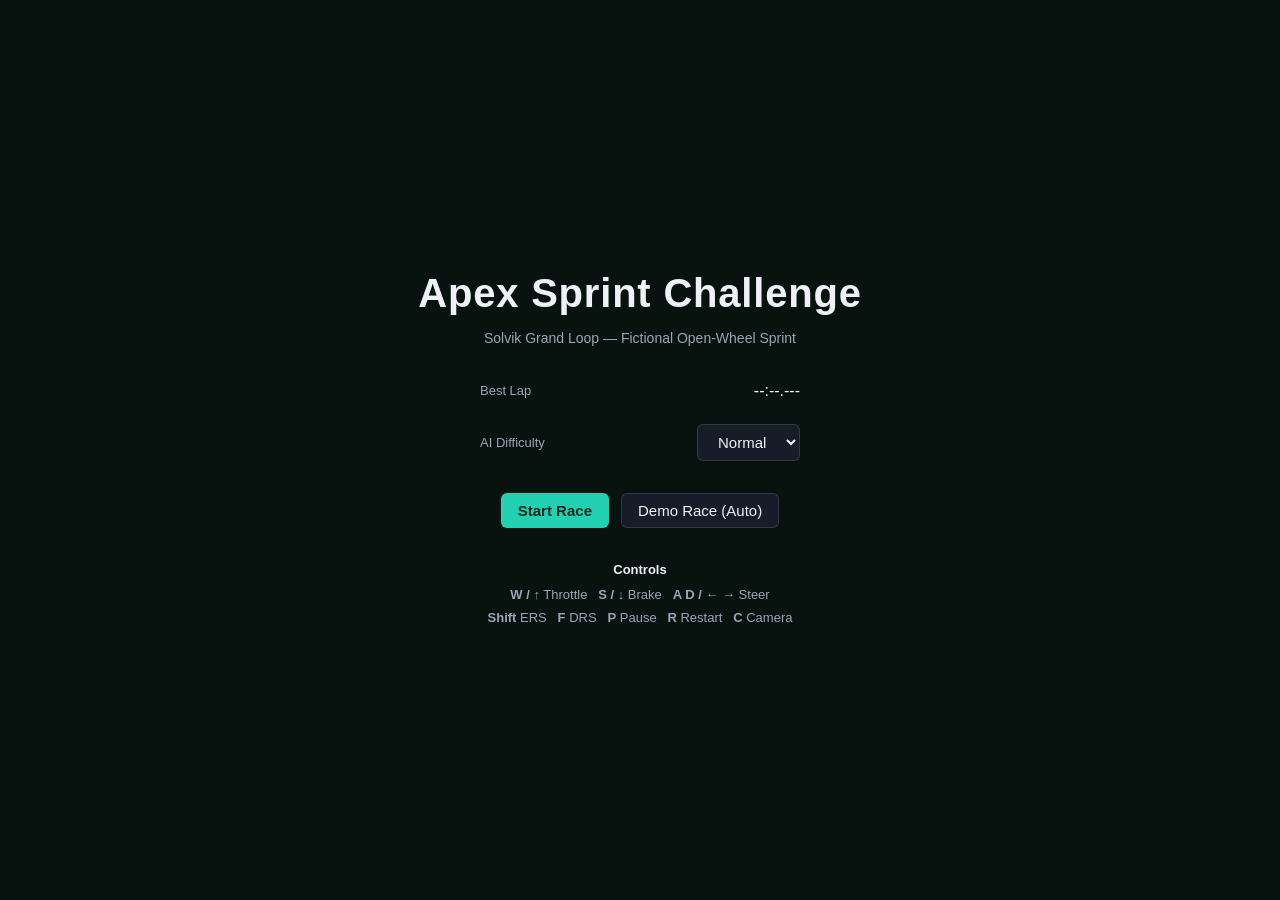
<file: benchmark/default/index.html>
<!doctype html>
<html lang="zh-Hant">
<head>
<meta charset="utf-8">
<meta name="viewport" content="width=device-width, initial-scale=1">
<title>Apex Sprint Challenge</title>
<link rel="stylesheet" href="styles.css">
</head>
<body>
<div id="app">
  <canvas id="raceCanvas"></canvas>

  <div id="hud" class="hud hidden">
    <div class="panel top-left">
      <div class="row"><span class="label">LAP</span><span id="hudLap">1</span>/<span id="hudTotalLaps">3</span></div>
      <div class="row"><span class="label">POS</span><span id="hudPosition">1</span>/4</div>
      <div class="row"><span class="label">LAP TIME</span><span id="hudLapTime">00:00.000</span></div>
      <div class="row"><span class="label">BEST</span><span id="hudBestLap">--:--.---</span></div>
      <div class="row"><span class="label">GAP</span><span id="hudGap">--</span></div>
    </div>

    <div class="panel top-right">
      <div id="hudRaceStatus">Countdown</div>
      <div id="hudDemoBadge" class="demo-badge hidden">DEMO RACE</div>
      <canvas id="minimapCanvas" width="180" height="120"></canvas>
    </div>

    <div class="panel bottom-left speedo">
      <div class="speed-value"><span id="hudSpeed">0</span><span class="unit">km/h</span></div>
      <div class="gear">GEAR <span id="hudGear">1</span></div>
    </div>

    <div class="panel bottom-right status-grid">
      <div class="row"><span class="label">TIRE TEMP</span><span id="hudTireTemp">45</span>&deg;C</div>
      <div class="row"><span class="label">TIRE WEAR</span><span id="hudTireWear">0</span>%</div>
      <div class="row"><span class="label">ERS</span><span id="hudErs">100</span>%</div>
      <div class="row"><span class="label">DRS</span><span id="hudDrs">OFF</span></div>
      <div class="row"><span class="label">FUEL</span><span id="hudFuel">45.0</span>kg</div>
      <div class="row"><span class="label">PIT</span><span id="hudPit">-</span></div>
    </div>

    <div id="drsDenyToast" class="toast hidden"></div>
    <div id="pitSpeedToast" class="toast warn hidden">PIT LANE SPEEDING!</div>
  </div>

  <div id="lightsOverlay" class="overlay hidden">
    <div class="lights-rig">
      <div class="light" data-i="0"></div>
      <div class="light" data-i="1"></div>
      <div class="light" data-i="2"></div>
      <div class="light" data-i="3"></div>
      <div class="light" data-i="4"></div>
    </div>
    <div class="lights-caption" id="lightsCaption">GET READY</div>
  </div>

  <div id="mainMenu" class="overlay menu">
    <h1>Apex Sprint Challenge</h1>
    <p class="subtitle">Solvik Grand Loop &mdash; Fictional Open-Wheel Sprint</p>

    <div class="menu-row">
      <span class="label">Best Lap</span>
      <span id="menuBestLap">--:--.---</span>
    </div>

    <div class="menu-row">
      <label for="difficultySelect" class="label">AI Difficulty</label>
      <select id="difficultySelect">
        <option value="normal">Normal</option>
        <option value="hard">Hard</option>
      </select>
    </div>

    <div class="menu-buttons">
      <button id="startRaceBtn" class="btn primary">Start Race</button>
      <button id="demoRaceBtn" class="btn">Demo Race (Auto)</button>
    </div>

    <div id="storageWarning" class="storage-warning hidden">
      本機儲存資料已損毀，已重設為預設值。
    </div>

    <div class="controls-help">
      <h3>Controls</h3>
      <ul>
        <li><b>W / &uarr;</b> Throttle &nbsp; <b>S / &darr;</b> Brake &nbsp; <b>A D / &larr; &rarr;</b> Steer</li>
        <li><b>Shift</b> ERS &nbsp; <b>F</b> DRS &nbsp; <b>P</b> Pause &nbsp; <b>R</b> Restart &nbsp; <b>C</b> Camera</li>
      </ul>
    </div>
  </div>

  <div id="pauseOverlay" class="overlay menu hidden">
    <h2>Paused</h2>
    <div class="menu-buttons">
      <button id="resumeBtn" class="btn primary">Resume</button>
      <button id="restartFromPauseBtn" class="btn">Restart</button>
      <button id="quitToMenuBtn" class="btn">Main Menu</button>
    </div>
  </div>

  <div id="resultsOverlay" class="overlay menu hidden">
    <h2 id="resultsTitle">Race Results</h2>
    <table id="resultsTable" class="results-table">
      <thead>
        <tr><th>Pos</th><th>Driver</th><th>Team</th><th>Laps</th><th>Best Lap</th><th>Pit</th><th>Penalty</th></tr>
      </thead>
      <tbody id="resultsBody"></tbody>
    </table>
    <div class="menu-buttons">
      <button id="exportTelemetryBtn" class="btn">Export Telemetry CSV</button>
      <button id="restartFromResultsBtn" class="btn primary">Race Again</button>
      <button id="resultsToMenuBtn" class="btn">Main Menu</button>
    </div>
  </div>
</div>

<script src="storage.js"></script>
<script src="physics.js"></script>
<script src="track.js"></script>
<script src="race.js"></script>
<script src="ai.js"></script>
<script src="game.js"></script>
</body>
</html>
</file>
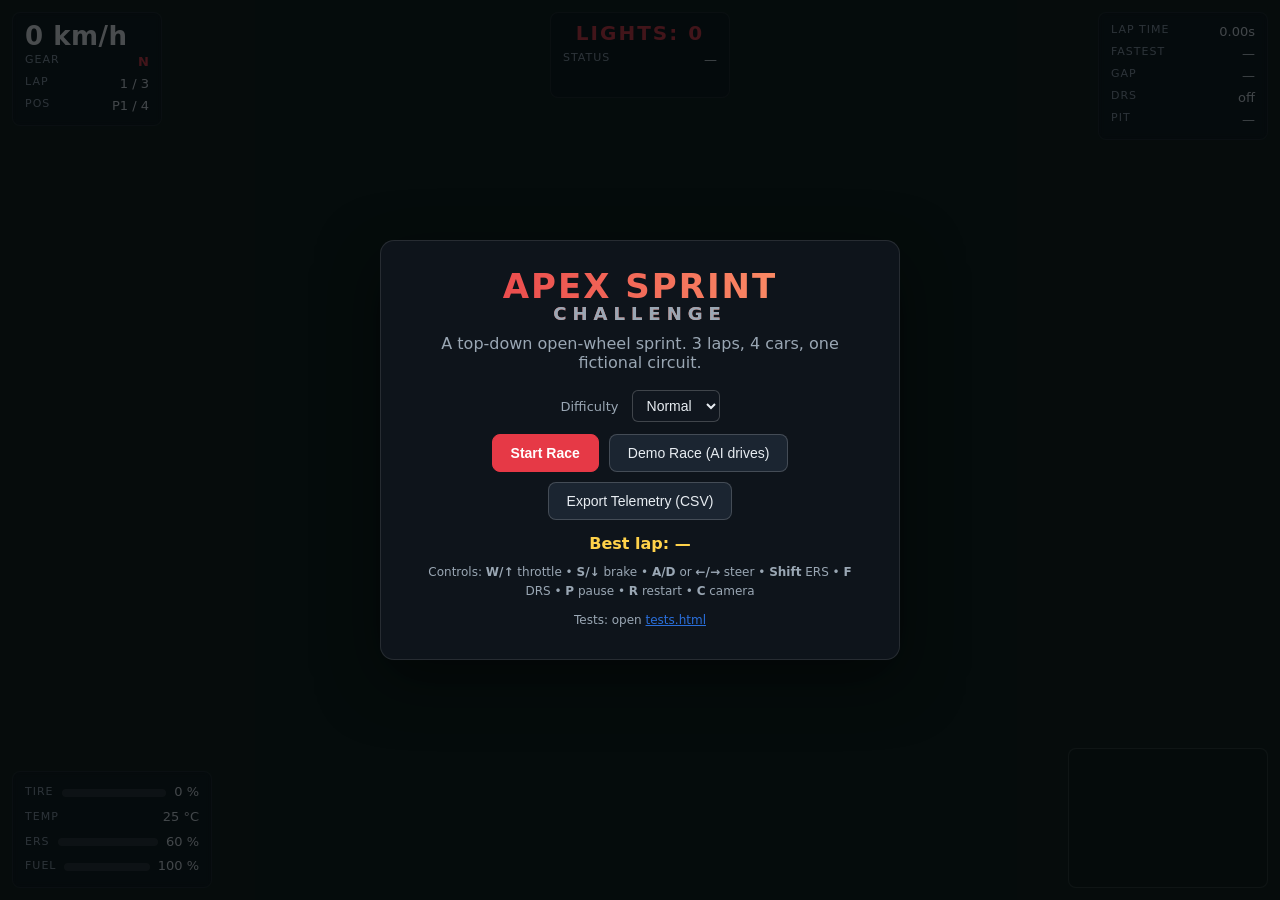
<file: benchmark/harness/index.html>
<!DOCTYPE html>
<html lang="en">
<head>
  <meta charset="UTF-8">
  <meta name="viewport" content="width=device-width, initial-scale=1.0">
  <title>Apex Sprint Challenge</title>
  <link rel="stylesheet" href="styles.css">
</head>
<body>
  <div id="app">
    <!-- Canvas stage -->
    <div id="stage">
      <canvas id="gameCanvas"></canvas>

      <!-- HUD overlay -->
      <div id="hud">
        <div class="hud-block hud-left">
          <div class="big"><span id="hudSpeed">0 km/h</span></div>
          <div class="row"><label>GEAR</label><span id="hudGear" class="gear">N</span></div>
          <div class="row"><label>LAP</label><span id="hudLap">1 / 3</span></div>
          <div class="row"><label>POS</label><span id="hudPos">P1 / 4</span></div>
        </div>

        <div class="hud-block hud-center">
          <div id="countdown" class="countdown">LIGHTS: 0</div>
          <div class="row"><label>STATUS</label><span id="hudStatus">—</span></div>
          <div id="hudDrsMsg" class="drsmsg"></div>
        </div>

        <div class="hud-block hud-right">
          <div class="row"><label>LAP TIME</label><span id="hudLapTime">0.00s</span></div>
          <div class="row"><label>FASTEST</label><span id="hudBest">—</span></div>
          <div class="row"><label>GAP</label><span id="hudGap">—</span></div>
          <div class="row"><label>DRS</label><span id="hudDrs">off</span></div>
          <div class="row"><label>PIT</label><span id="hudPit">—</span></div>
        </div>

        <div class="hud-block hud-bars">
          <div class="bar-row"><label>TIRE</label>
            <div class="bar"><i id="hudTireWearBar"></i></div><span id="hudTireWear">0 %</span></div>
          <div class="bar-row"><label>TEMP</label><span id="hudTireTemp">25 °C</span></div>
          <div class="bar-row"><label>ERS</label>
            <div class="bar ers"><i id="hudErsBar"></i></div><span id="hudErs">60 %</span></div>
          <div class="bar-row"><label>FUEL</label>
            <div class="bar fuel"><i id="hudFuelBar"></i></div><span id="hudFuel">100 %</span></div>
        </div>

        <canvas id="miniMap"></canvas>
      </div>

      <!-- Notice line (storage fallbacks, export status) -->
      <div id="notice" class="notice"></div>

      <!-- Pause overlay -->
      <div id="pauseOverlay" class="overlay small">
        <div class="panel">
          <h2>Paused</h2>
          <p>Press <b>P</b> to resume &bull; <b>R</b> to restart</p>
        </div>
      </div>

      <!-- Results overlay -->
      <div id="results" class="overlay">
        <div class="panel wide">
          <h2>Final Classification</h2>
          <div id="resultsBody"></div>
          <div class="btnrow">
            <button id="btnResultsRestart" type="button">Race Again</button>
            <button id="btnResultsMenu" type="button">Main Menu</button>
          </div>
        </div>
      </div>
    </div>

    <!-- Main menu -->
    <div id="menu" class="overlay">
      <div class="panel">
        <h1>APEX SPRINT<span>CHALLENGE</span></h1>
        <p class="tag">A top-down open-wheel sprint. 3 laps, 4 cars, one fictional circuit.</p>
        <div class="menu-controls">
          <label for="diffSelect">Difficulty</label>
          <select id="diffSelect">
            <option value="Normal">Normal</option>
            <option value="Hard">Hard</option>
          </select>
        </div>
        <div class="btnrow">
          <button id="btnStartNormal" type="button" class="primary">Start Race</button>
          <button id="btnStartDemo" type="button">Demo Race (AI drives)</button>
        </div>
        <div class="btnrow">
          <button id="btnExport" type="button">Export Telemetry (CSV)</button>
        </div>
        <p id="bestLapLabel" class="best">Best lap: —</p>
        <p class="hint">Controls: <b>W/&uarr;</b> throttle &bull; <b>S/&darr;</b> brake &bull;
          <b>A/D</b> or <b>&larr;/&rarr;</b> steer &bull; <b>Shift</b> ERS &bull; <b>F</b> DRS &bull;
          <b>P</b> pause &bull; <b>R</b> restart &bull; <b>C</b> camera</p>
        <p class="hint">Tests: open <a href="tests.html">tests.html</a></p>
      </div>
    </div>
  </div>

  <!-- Subsystems load in fixed order; plain scripts so file:// works. -->
  <script src="constants.js"></script>
  <script src="physics.js"></script>
  <script src="track.js"></script>
  <script src="ai.js"></script>
  <script src="race.js"></script>
  <script src="storage.js"></script>
  <script src="game.js"></script>
  <!-- Guarded bootstrap: only start the live game when the race canvas exists. -->
  <script>
    (function () {
      if (document.getElementById('gameCanvas') && window.Game && typeof window.Game.init === 'function') {
        window.Game.init();
      }
    })();
  </script>
</body>
</html>
</file>
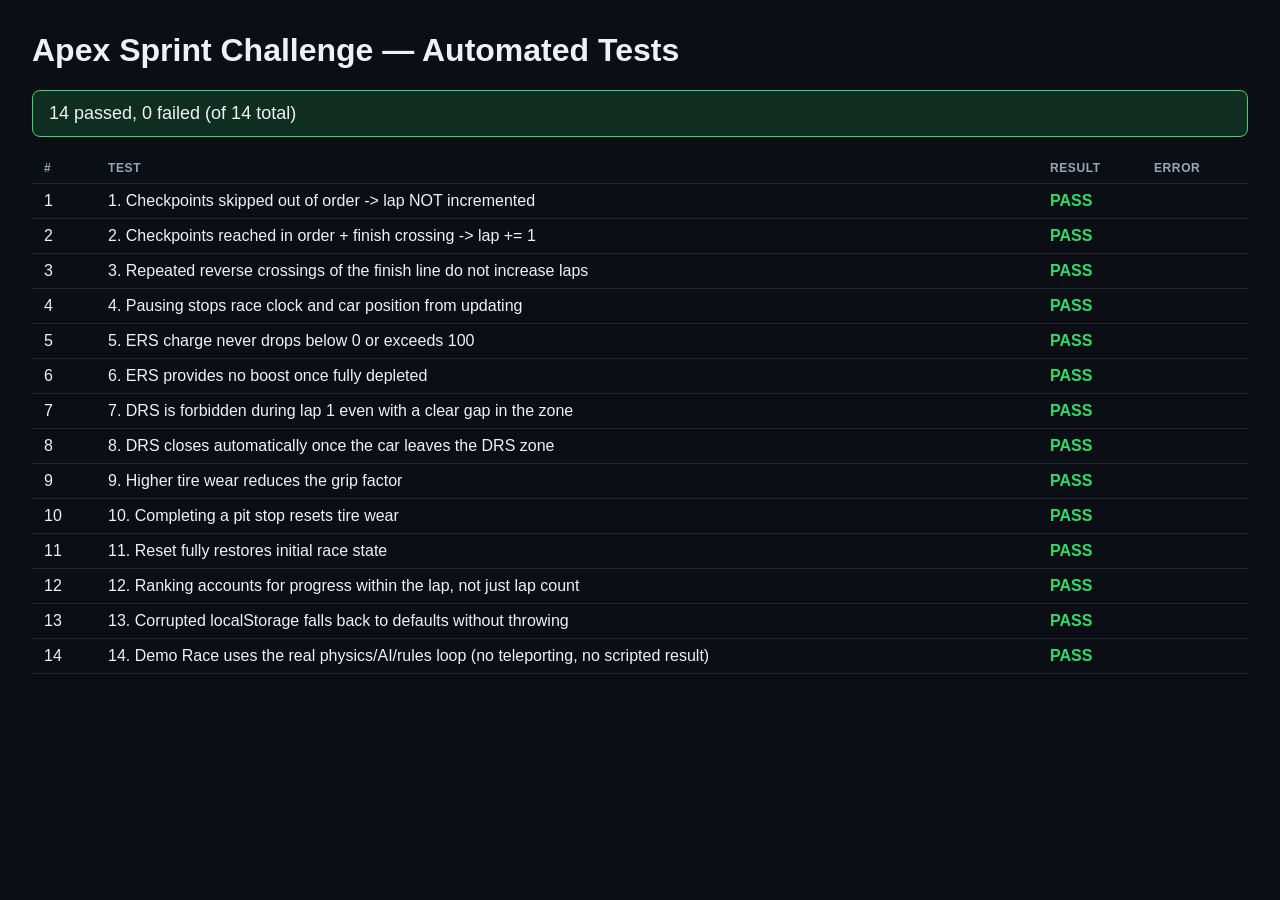
<file: benchmark/default/tests.html>
<!doctype html>
<html lang="zh-Hant">
<head>
<meta charset="utf-8">
<title>Apex Sprint Challenge - Tests</title>
<style>
  body { font-family: 'Segoe UI', Roboto, Helvetica, Arial, sans-serif; background: #0b0e14; color: #eef2f7; padding: 24px; }
  h1 { margin-top: 0; }
  #summary { font-size: 18px; margin-bottom: 16px; padding: 12px 16px; border-radius: 8px; }
  #summary.all-pass { background: rgba(47, 220, 106, 0.15); border: 1px solid #2fdc6a; }
  #summary.has-fail { background: rgba(229, 69, 90, 0.15); border: 1px solid #e5455a; }
  table { border-collapse: collapse; width: 100%; }
  th, td { text-align: left; padding: 8px 12px; border-bottom: 1px solid rgba(255,255,255,0.1); vertical-align: top; }
  th { color: #9aa5b5; font-size: 12px; text-transform: uppercase; letter-spacing: 0.05em; }
  .pass { color: #2fdc6a; font-weight: 700; }
  .fail { color: #e5455a; font-weight: 700; }
  .error-msg { color: #ffb4bd; font-family: monospace; font-size: 13px; }
  tr.fail-row { background: rgba(229, 69, 90, 0.06); }
</style>
</head>
<body>
  <h1>Apex Sprint Challenge &mdash; Automated Tests</h1>
  <div id="summary">Running tests&hellip;</div>
  <table>
    <thead><tr><th style="width:40px">#</th><th>Test</th><th style="width:80px">Result</th><th>Error</th></tr></thead>
    <tbody id="resultsBody"></tbody>
  </table>

  <script src="storage.js"></script>
  <script src="physics.js"></script>
  <script src="track.js"></script>
  <script src="race.js"></script>
  <script src="ai.js"></script>
  <script src="tests.js"></script>
  <script>
    (function () {
      var results = GameTests.runAll();
      var body = document.getElementById('resultsBody');
      var passCount = 0, failCount = 0;
      results.forEach(function (r, i) {
        if (r.pass) passCount++; else failCount++;
        var tr = document.createElement('tr');
        if (!r.pass) tr.className = 'fail-row';
        tr.innerHTML = '<td>' + (i + 1) + '</td>' +
          '<td>' + r.name + '</td>' +
          '<td class="' + (r.pass ? 'pass">PASS' : 'fail">FAIL') + '</td>' +
          '<td class="error-msg">' + (r.error ? r.error.replace(/</g, '&lt;') : '') + '</td>';
        body.appendChild(tr);
      });
      var summary = document.getElementById('summary');
      summary.textContent = passCount + ' passed, ' + failCount + ' failed (of ' + results.length + ' total)';
      summary.className = failCount === 0 ? 'all-pass' : 'has-fail';
    })();
  </script>
</body>
</html>
</file>
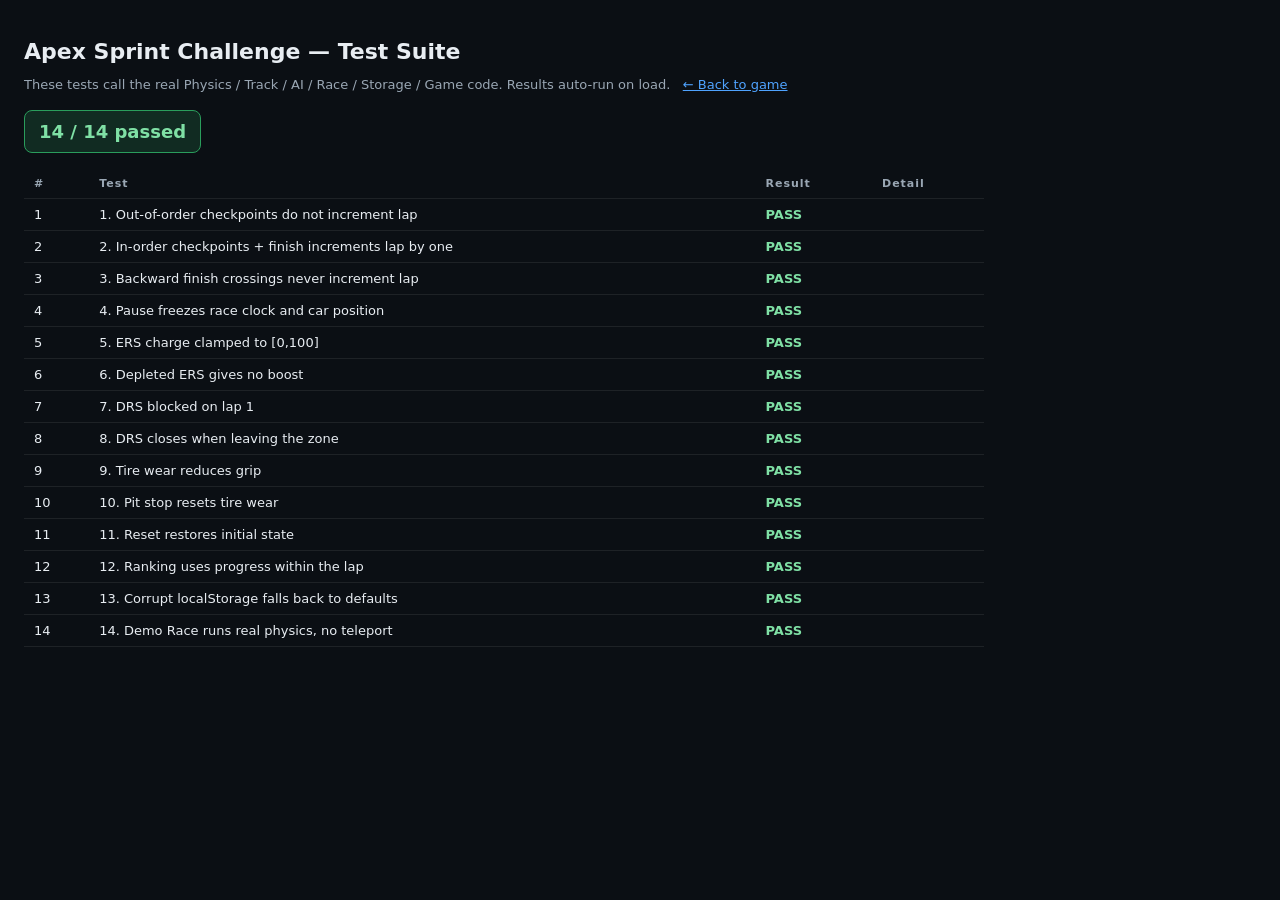
<file: benchmark/harness/tests.html>
<!DOCTYPE html>
<html lang="en">
<head>
  <meta charset="UTF-8">
  <meta name="viewport" content="width=device-width, initial-scale=1.0">
  <title>Apex Sprint Challenge — Tests</title>
  <style>
    body { font-family: "Segoe UI", Roboto, system-ui, sans-serif; background: #0b0f14; color: #e8edf2; margin: 0; padding: 24px; }
    h1 { font-size: 22px; margin-bottom: 4px; }
    p.sub { color: #9aa7b4; margin-bottom: 18px; font-size: 13px; }
    .summary { font-size: 18px; font-weight: 700; padding: 10px 14px; border-radius: 8px; margin-bottom: 16px; display: inline-block; }
    .summary.ok { background: rgba(42,157,92,0.2); color: #7fe0a5; border: 1px solid #2a9d5c; }
    .summary.bad { background: rgba(230,57,70,0.2); color: #ff9aa2; border: 1px solid #e63946; }
    table.testtbl { border-collapse: collapse; width: 100%; max-width: 960px; }
    table.testtbl th, table.testtbl td { padding: 8px 10px; text-align: left; border-bottom: 1px solid rgba(255,255,255,0.08); font-size: 13px; vertical-align: top; }
    table.testtbl th { color: #9aa7b4; font-size: 11px; letter-spacing: 1px; }
    tr.pass td:nth-child(3) { color: #7fe0a5; font-weight: 700; }
    tr.fail td:nth-child(3) { color: #ff9aa2; font-weight: 700; }
    tr.fail td:nth-child(4) { color: #ffb3b8; font-family: monospace; }
    a { color: #4fa3ff; }
    #testResults { margin-top: 8px; }
  </style>
</head>
<body>
  <h1>Apex Sprint Challenge — Test Suite</h1>
  <p class="sub">These tests call the real Physics / Track / AI / Race / Storage / Game code. Results auto-run on load. &nbsp; <a href="index.html">&larr; Back to game</a></p>
  <div id="testResults">Running…</div>

  <!-- Same subsystems, same order. game.js is loaded for its helpers but does
       NOT auto-start (no #gameCanvas here, and no init() call). -->
  <script src="constants.js"></script>
  <script src="physics.js"></script>
  <script src="track.js"></script>
  <script src="ai.js"></script>
  <script src="race.js"></script>
  <script src="storage.js"></script>
  <script src="game.js"></script>
  <script src="tests.js"></script>
</body>
</html>
</file>
<file: benchmark/default/styles.css>
:root {
  --bg: #0b0e14;
  --panel-bg: rgba(12, 16, 24, 0.82);
  --panel-border: rgba(255, 255, 255, 0.12);
  --text: #eef2f7;
  --muted: #9aa5b5;
  --accent: #23d1b2;
  --warn: #e5455a;
  font-family: 'Segoe UI', Roboto, Helvetica, Arial, sans-serif;
}

* { box-sizing: border-box; }

html, body {
  margin: 0;
  padding: 0;
  width: 100%;
  height: 100%;
  background: var(--bg);
  color: var(--text);
  overflow: hidden;
}

#app {
  position: relative;
  width: 100vw;
  height: 100vh;
  overflow: hidden;
}

#raceCanvas {
  display: block;
  width: 100%;
  height: 100%;
  background: #10321f;
}

/* ---------------- HUD ---------------- */

.hud {
  position: absolute;
  inset: 0;
  pointer-events: none;
  font-variant-numeric: tabular-nums;
}

.hud.hidden { display: none; }

.panel {
  position: absolute;
  background: var(--panel-bg);
  border: 1px solid var(--panel-border);
  border-radius: 8px;
  padding: 10px 14px;
  min-width: 150px;
  backdrop-filter: blur(2px);
}

.panel .row {
  display: flex;
  justify-content: space-between;
  gap: 14px;
  font-size: 14px;
  padding: 2px 0;
}

.panel .label {
  color: var(--muted);
  font-size: 11px;
  letter-spacing: 0.06em;
  align-self: center;
}

.top-left { top: 14px; left: 14px; }
.top-right { top: 14px; right: 14px; text-align: center; font-size: 13px; }
.bottom-left { bottom: 14px; left: 14px; }
.bottom-right { bottom: 14px; right: 14px; }

.speedo .speed-value {
  font-size: 34px;
  font-weight: 700;
  line-height: 1;
}
.speedo .unit { font-size: 13px; color: var(--muted); margin-left: 6px; }
.speedo .gear { margin-top: 6px; font-size: 13px; color: var(--muted); }

#hudRaceStatus {
  font-size: 15px;
  font-weight: 600;
  letter-spacing: 0.04em;
}

.demo-badge {
  margin-top: 6px;
  background: var(--accent);
  color: #06231d;
  font-weight: 700;
  font-size: 11px;
  padding: 3px 8px;
  border-radius: 12px;
  display: inline-block;
}
.demo-badge.hidden { display: none; }

#minimapCanvas {
  margin-top: 8px;
  background: rgba(0, 20, 12, 0.6);
  border-radius: 6px;
  border: 1px solid var(--panel-border);
}

.toast {
  position: absolute;
  left: 50%;
  top: 20%;
  transform: translate(-50%, 0);
  background: rgba(20, 10, 10, 0.85);
  border: 1px solid var(--warn);
  color: #ffd6da;
  padding: 8px 16px;
  border-radius: 6px;
  font-size: 14px;
  font-weight: 600;
}
.toast.hidden { display: none; }

/* ---------------- Overlays / menus ---------------- */

.overlay {
  position: absolute;
  inset: 0;
  display: flex;
  flex-direction: column;
  align-items: center;
  justify-content: center;
  background: rgba(4, 6, 10, 0.72);
  text-align: center;
  gap: 12px;
}
.overlay.hidden { display: none; }

.menu h1 { font-size: 40px; margin: 0 0 2px; letter-spacing: 0.02em; }
.menu .subtitle { color: var(--muted); margin: 0 0 18px; font-size: 14px; }
.menu h2 { margin: 0 0 10px; }

.menu-row {
  display: flex;
  align-items: center;
  gap: 12px;
  min-width: 320px;
  justify-content: space-between;
  padding: 6px 0;
}
.menu-row .label { color: var(--muted); font-size: 13px; }

select, button.btn {
  font-size: 15px;
  padding: 8px 16px;
  border-radius: 6px;
  border: 1px solid var(--panel-border);
  background: #161c28;
  color: var(--text);
  cursor: pointer;
}

.menu-buttons {
  display: flex;
  gap: 12px;
  margin-top: 14px;
  flex-wrap: wrap;
  justify-content: center;
}

.btn.primary {
  background: var(--accent);
  color: #062621;
  font-weight: 700;
  border-color: transparent;
}
.btn:hover { filter: brightness(1.15); }

.storage-warning {
  color: #ffce8a;
  font-size: 13px;
  max-width: 380px;
}
.storage-warning.hidden { display: none; }

.controls-help {
  margin-top: 22px;
  color: var(--muted);
  font-size: 13px;
  max-width: 560px;
}
.controls-help h3 { margin: 0 0 6px; font-size: 13px; color: var(--text); }
.controls-help ul { list-style: none; padding: 0; margin: 0; line-height: 1.8; }

.results-table {
  border-collapse: collapse;
  min-width: 560px;
  font-size: 14px;
}
.results-table th, .results-table td {
  padding: 6px 14px;
  border-bottom: 1px solid var(--panel-border);
  text-align: center;
}
.results-table th { color: var(--muted); font-weight: 600; font-size: 12px; }

/* ---------------- Start lights ---------------- */

.lights-rig {
  display: flex;
  gap: 16px;
}
.light {
  width: 46px;
  height: 46px;
  border-radius: 50%;
  background: #2a0d10;
  border: 3px solid #4a1b20;
  transition: background 0.15s;
}
.light.lit {
  background: #ff2b3d;
  border-color: #ff8590;
  box-shadow: 0 0 24px rgba(255, 43, 61, 0.8);
}
.light.go {
  background: #2fdc6a;
  border-color: #9dffc0;
  box-shadow: 0 0 28px rgba(47, 220, 106, 0.85);
}
.lights-caption {
  margin-top: 18px;
  font-size: 20px;
  font-weight: 700;
  letter-spacing: 0.08em;
  color: var(--muted);
}

@media (max-width: 700px) {
  .panel { min-width: 120px; padding: 8px 10px; }
  .speedo .speed-value { font-size: 24px; }
  .results-table { min-width: 90vw; font-size: 12px; }
}
</file>
<file: benchmark/harness/styles.css>
/* styles.css — Apex Sprint Challenge. All visuals are CSS/Canvas; no assets. */
* { box-sizing: border-box; margin: 0; padding: 0; }

:root {
  --bg: #0b0f14;
  --panel: rgba(16, 22, 30, 0.92);
  --accent: #e63946;
  --accent2: #2a6fdb;
  --ok: #2a9d5c;
  --text: #e8edf2;
  --muted: #9aa7b4;
  --hud-bg: rgba(10, 16, 22, 0.55);
}

html, body { height: 100%; }
body {
  background: var(--bg);
  color: var(--text);
  font-family: "Segoe UI", Roboto, system-ui, sans-serif;
  overflow: hidden;
}

#app { position: relative; width: 100vw; height: 100vh; }
#stage { position: absolute; inset: 0; }

#gameCanvas {
  position: absolute; inset: 0;
  width: 100%; height: 100%;
  display: block;
  background: #0d1b12;
}

/* ---------------- HUD ---------------- */
#hud { position: absolute; inset: 0; pointer-events: none; font-size: 13px; }
.hud-block {
  position: absolute;
  background: var(--hud-bg);
  border: 1px solid rgba(255,255,255,0.08);
  border-radius: 8px;
  padding: 8px 12px;
  backdrop-filter: blur(3px);
}
.hud-left { top: 12px; left: 12px; min-width: 150px; }
.hud-right { top: 12px; right: 12px; min-width: 170px; }
.hud-center { top: 12px; left: 50%; transform: translateX(-50%); text-align: center; min-width: 180px; }
.hud-bars { bottom: 12px; left: 12px; min-width: 200px; }

.big { font-size: 26px; font-weight: 700; letter-spacing: 0.5px; }
.big span { color: #fff; }
.row { display: flex; justify-content: space-between; gap: 12px; line-height: 1.7; }
.row label, .bar-row label { color: var(--muted); font-size: 11px; letter-spacing: 1px; }
.gear { font-weight: 700; color: var(--accent); }

.countdown {
  font-size: 20px; font-weight: 800; color: var(--accent);
  letter-spacing: 2px; margin-bottom: 4px;
}
.drsmsg { color: #ffd24a; font-size: 11px; min-height: 14px; margin-top: 4px; }

.bar-row { display: flex; align-items: center; gap: 8px; line-height: 1.9; }
.bar-row span { margin-left: auto; }
.bar {
  flex: 1; height: 8px; border-radius: 4px;
  background: rgba(255,255,255,0.12); overflow: hidden; min-width: 80px;
}
.bar i { display: block; height: 100%; width: 0%; background: var(--accent); transition: width .1s linear; }
.bar.ers i { background: linear-gradient(90deg, #2a6fdb, #4fd1ff); }
.bar.fuel i { background: linear-gradient(90deg, #2a9d5c, #b6e34a); }

#miniMap {
  position: absolute; bottom: 12px; right: 12px;
  width: 200px; height: 140px;
  border: 1px solid rgba(255,255,255,0.15); border-radius: 8px;
  background: rgba(10,20,14,0.6);
}

.notice {
  position: absolute; bottom: 12px; left: 50%; transform: translateX(-50%);
  background: rgba(0,0,0,0.7); color: #ffd24a;
  padding: 6px 14px; border-radius: 6px; font-size: 12px; display: none;
  pointer-events: none; max-width: 60%; text-align: center;
}

/* ---------------- Overlays ---------------- */
.overlay {
  position: absolute; inset: 0; display: none;
  align-items: center; justify-content: center;
  background: rgba(4, 7, 11, 0.72); z-index: 10;
}
#menu { display: flex; }
.overlay.small { background: rgba(4,7,11,0.45); }

.panel {
  background: var(--panel);
  border: 1px solid rgba(255,255,255,0.1);
  border-radius: 14px;
  padding: 28px 34px;
  text-align: center;
  max-width: 520px; width: 92%;
  box-shadow: 0 20px 60px rgba(0,0,0,0.5);
}
.panel.wide { max-width: 640px; }

h1 {
  font-size: 34px; font-weight: 800; letter-spacing: 2px; line-height: 1.05;
  background: linear-gradient(90deg, var(--accent), #ff9d6c);
  -webkit-background-clip: text; background-clip: text; color: transparent;
}
h1 span { display: block; font-size: 18px; letter-spacing: 6px; color: var(--muted);
  -webkit-text-fill-color: var(--muted); }
h2 { font-size: 22px; margin-bottom: 14px; }
.tag { color: var(--muted); margin: 10px 0 18px; }

.menu-controls { margin: 12px 0; }
.menu-controls label { color: var(--muted); margin-right: 8px; font-size: 13px; }
select {
  background: #10161e; color: var(--text); border: 1px solid rgba(255,255,255,0.2);
  border-radius: 6px; padding: 6px 10px; font-size: 14px;
}

.btnrow { display: flex; gap: 10px; justify-content: center; flex-wrap: wrap; margin: 10px 0; }
button {
  background: #1b2531; color: var(--text);
  border: 1px solid rgba(255,255,255,0.18); border-radius: 8px;
  padding: 10px 18px; font-size: 14px; cursor: pointer;
  pointer-events: auto; transition: transform .05s, background .15s;
}
button:hover { background: #26323f; }
button:active { transform: translateY(1px); }
button.primary { background: var(--accent); border-color: var(--accent); color: #fff; font-weight: 700; }
button.primary:hover { background: #f04654; }

.best { margin-top: 14px; color: #ffd24a; font-weight: 600; }
.hint { color: var(--muted); font-size: 12px; margin-top: 10px; line-height: 1.6; }
.hint a { color: var(--accent2); }

/* Results table */
#resultsBody table { width: 100%; border-collapse: collapse; margin-bottom: 10px; }
#resultsBody th, #resultsBody td {
  padding: 7px 10px; text-align: left; border-bottom: 1px solid rgba(255,255,255,0.08); font-size: 14px;
}
#resultsBody th { color: var(--muted); font-size: 11px; letter-spacing: 1px; }
#resultsBody tr:first-child td { color: #ffd24a; font-weight: 700; }
.fastest { color: var(--ok); font-size: 13px; }

@media (max-width: 640px) {
  .hud-center { display: none; }
  #miniMap { width: 130px; height: 90px; }
  .big { font-size: 20px; }
}
</file>
